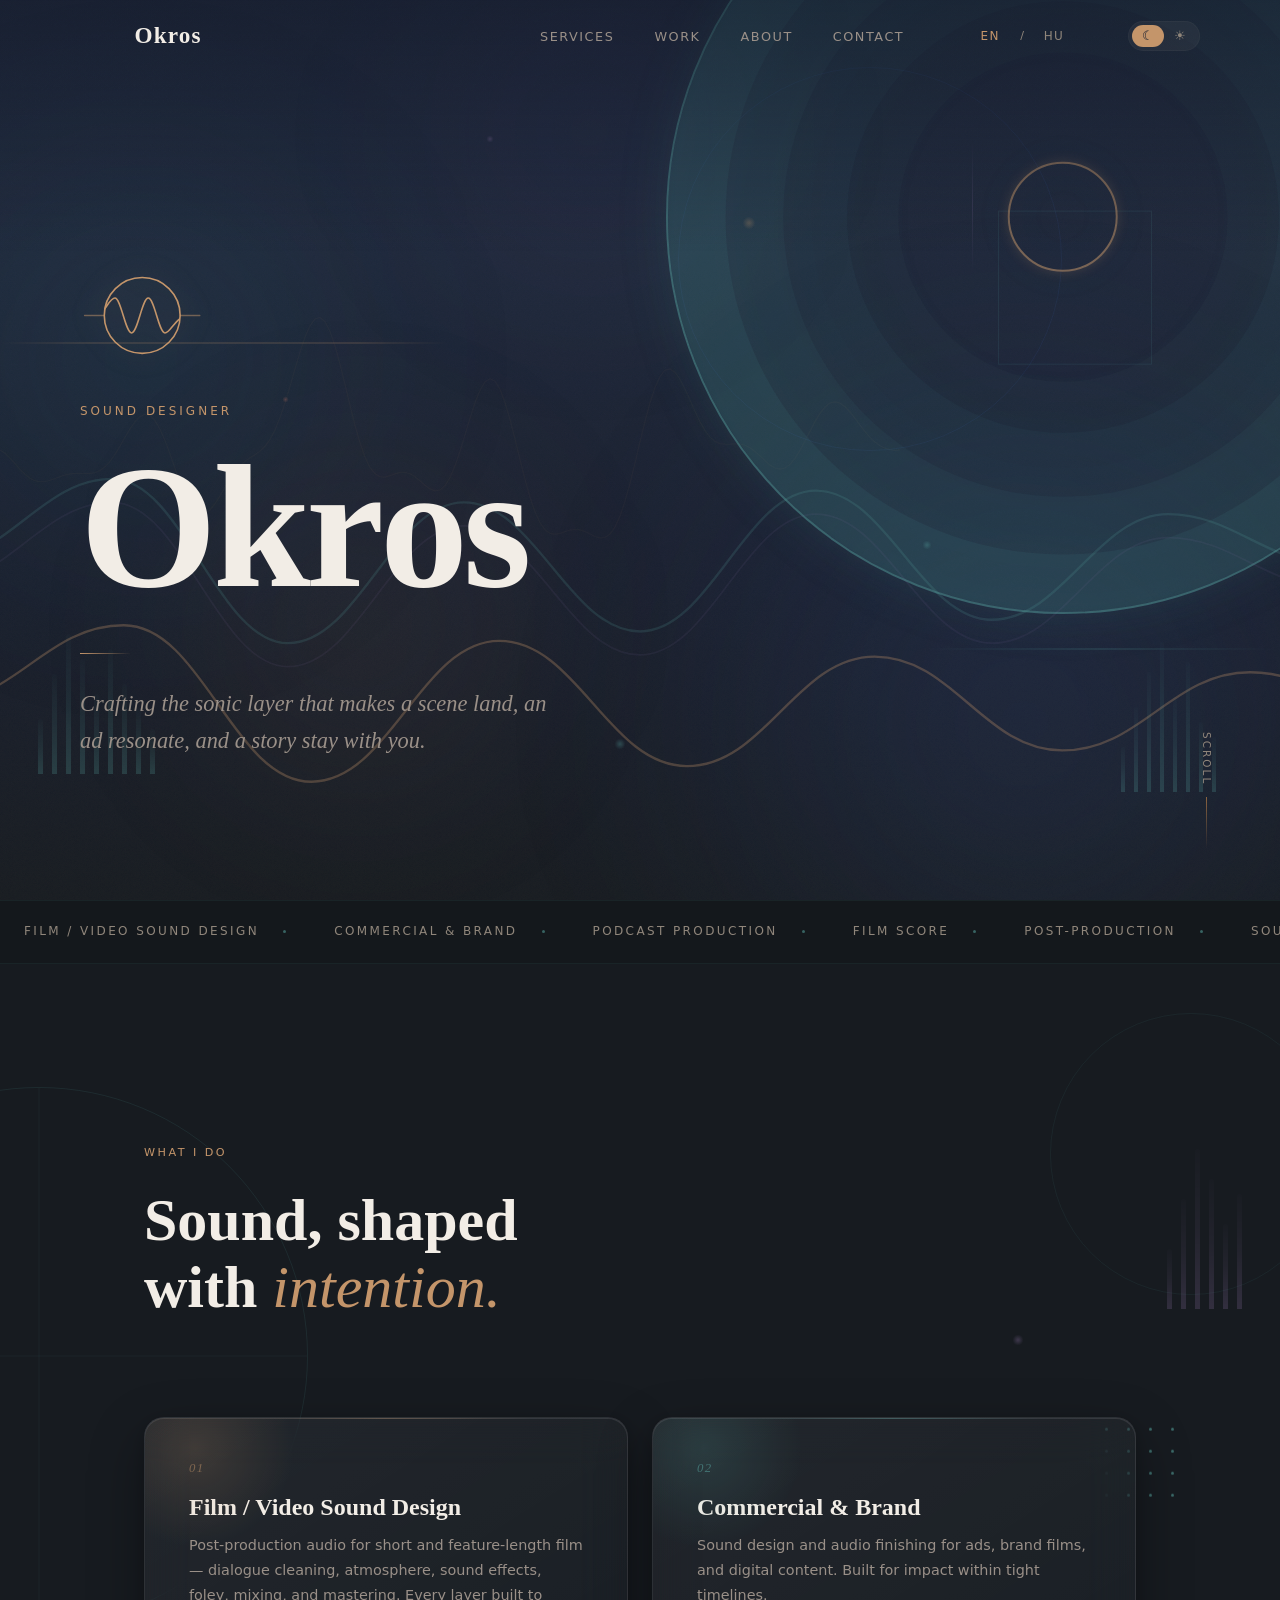
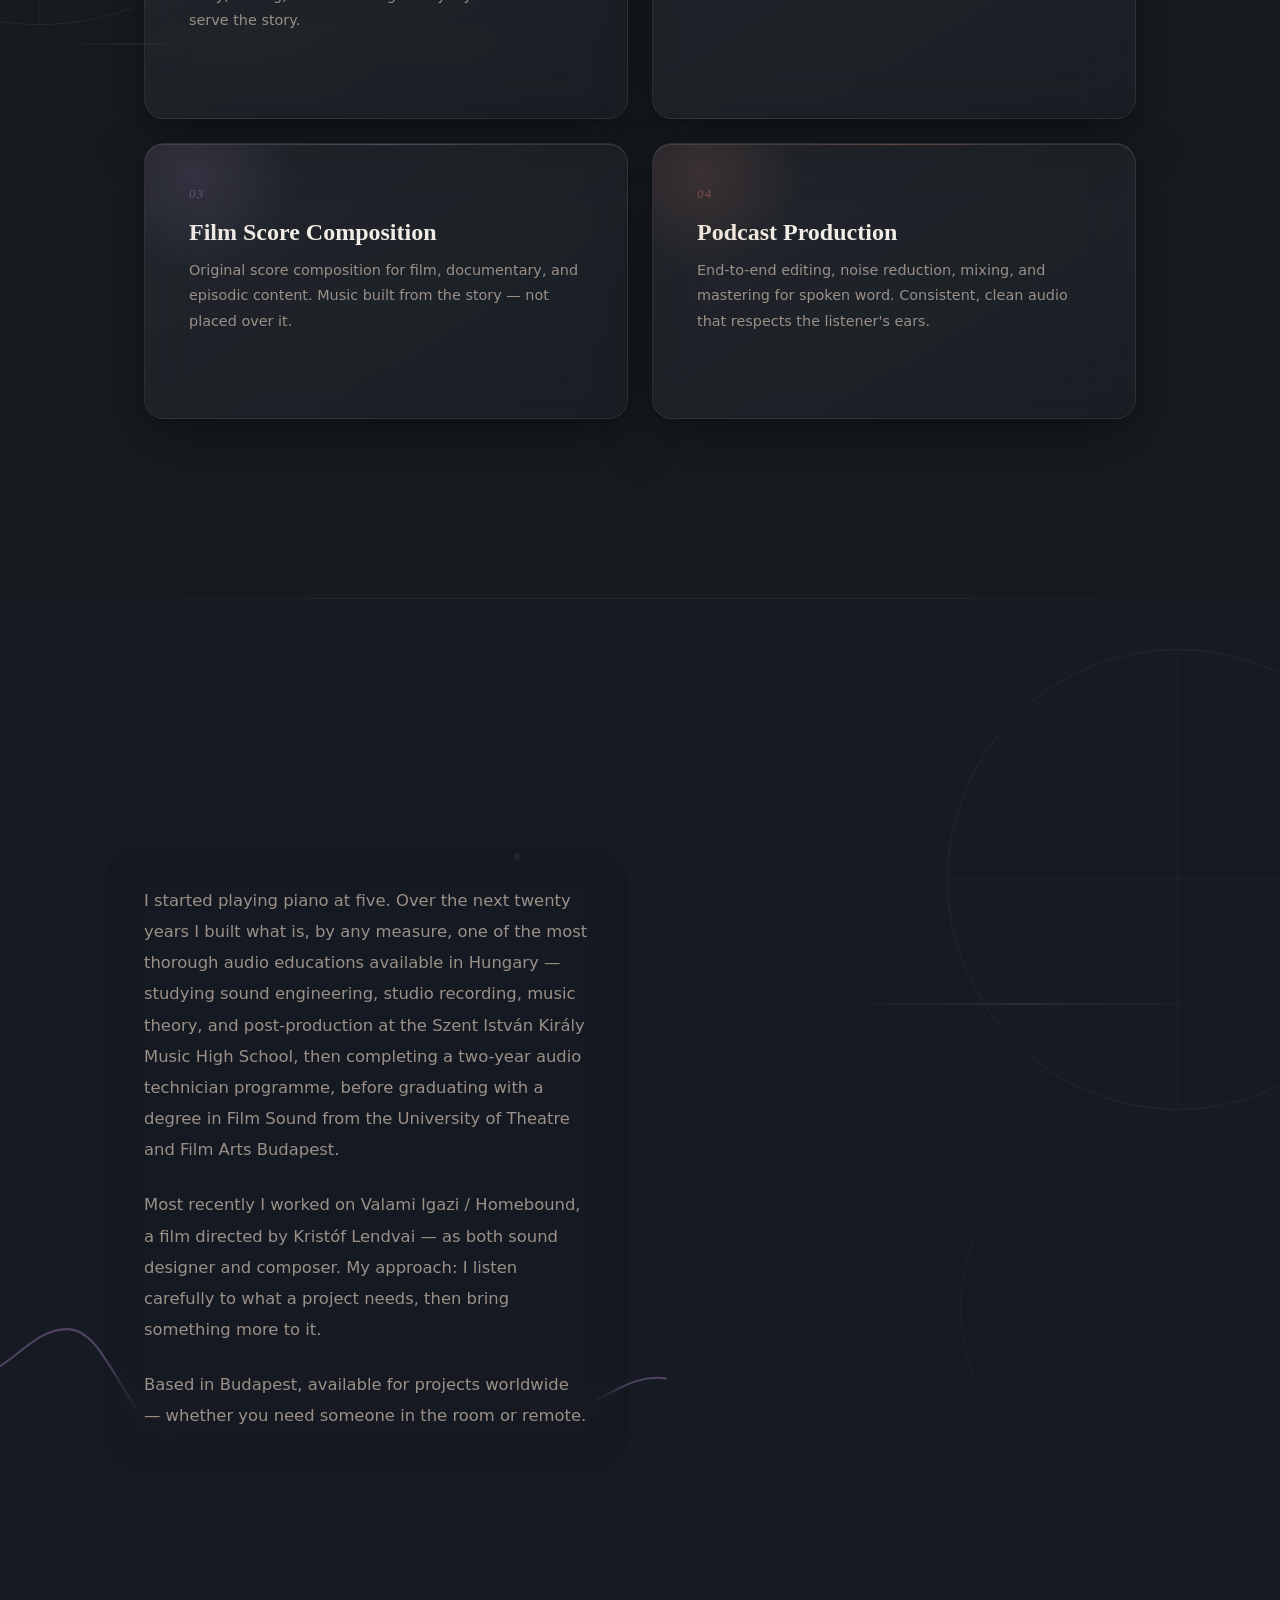
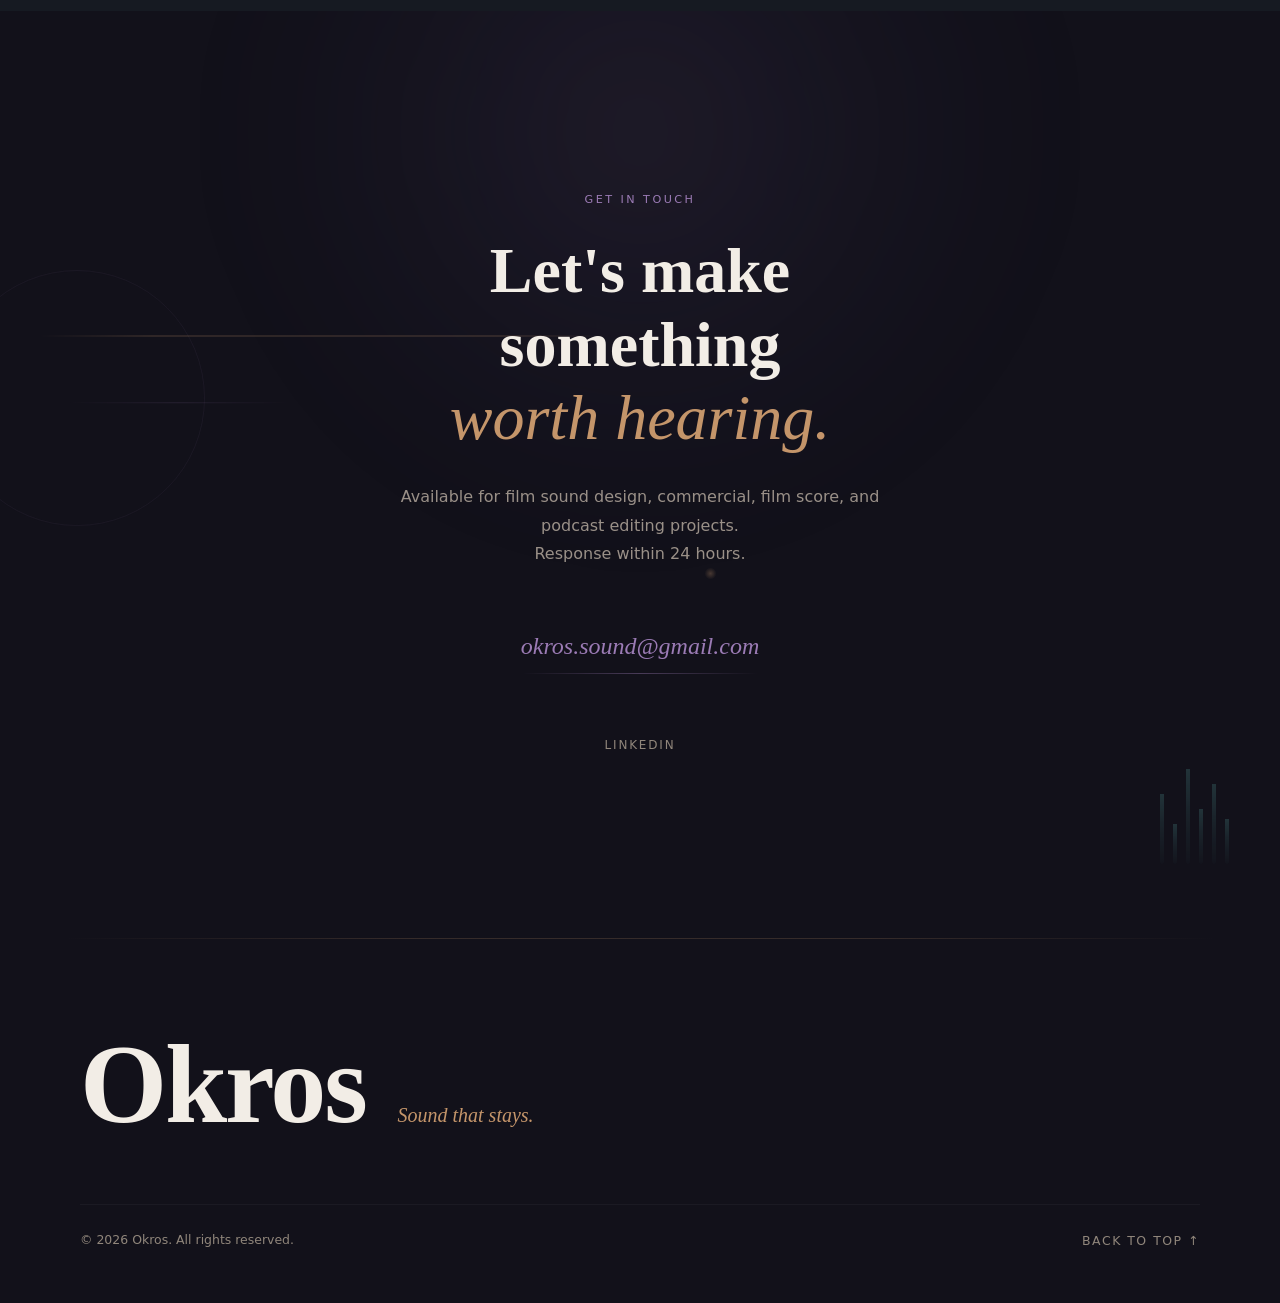
<file: index.html>
<!DOCTYPE html>
<html lang="en">
<head>
  <!-- Content Security Policy — must be first so it governs all subsequent scripts -->
  <meta http-equiv="Content-Security-Policy" content="default-src 'none'; script-src 'self' 'sha256-WM54iygU+CFFAc2lH2D+lLNtxx+JPh0NRwxBK5T/TpI=' 'sha256-z7X3alVp6OmQV6Mvj0WEoDDXXvJwk8hfthid5LTnIYs='; style-src 'self' 'unsafe-inline' https://fonts.googleapis.com; font-src 'self' https://fonts.gstatic.com; img-src 'self' data:; connect-src 'self'; object-src 'none'; base-uri 'self'" />
  <script>if(location.pathname==='/index.html')history.replaceState(null,'','/');</script>
  <!-- Anti-FOUC: apply saved theme before first paint -->
  <script>(function(){var t=localStorage.getItem('okros-theme')||'dark';document.documentElement.dataset.theme=t;})();</script>
  <meta charset="UTF-8" />
  <meta name="viewport" content="width=device-width, initial-scale=1.0" />
  <meta name="referrer" content="strict-origin-when-cross-origin">
  <title>Okros — Film Sound Designer | Budapest</title>
  <meta name="description" content="Okros is a sound designer working in film post-production, commercial audio, podcast production, and film score composition." />

  <!-- Favicon -->
  <link rel="icon" href="/okros_logo_youtube.png" type="image/png" />

  <!-- Open Graph / Social sharing -->
  <meta property="og:type"        content="website" />
  <meta property="og:url"         content="https://okros.net/" />
  <meta property="og:title"       content="Okros — Sound Designer" />
  <meta property="og:description" content="Film sound design, commercial audio, podcast production, and film score. Sound built to serve the story." />
  <meta property="og:image"       content="https://okros.net/og-image.png" />
  <meta name="twitter:card"       content="summary_large_image" />
  <meta name="twitter:title"      content="Okros — Sound Designer" />
  <meta name="twitter:description" content="Film sound design, commercial audio, podcast production, and film score." />
  <meta name="twitter:image"      content="https://okros.net/og-image.png" />

  <!-- Canonical -->
  <link rel="canonical" href="https://okros.net/" />

  <!-- Structured data — Person schema -->
  <script type="application/ld+json">
  {
    "@context": "https://schema.org",
    "@type": "Person",
    "name": "Okros",
    "url": "https://okros.net/",
    "jobTitle": "Sound Designer",
    "description": "Budapest-based sound designer working in film post-production, commercial audio, podcast production, and film score composition.",
    "email": "okros.sound@gmail.com",
    "sameAs": ["https://www.linkedin.com/in/zsomborokros/"],
    "knowsAbout": ["Film Sound Design", "Commercial Audio", "Podcast Production", "Film Score Composition", "Sound Editing", "Audio Mixing", "Post-Production"]
  }
  </script>

  <!-- Theme colour (browser chrome) -->
  <meta name="theme-color" media="(prefers-color-scheme: dark)"  content="#141820" />
  <meta name="theme-color" media="(prefers-color-scheme: light)" content="#F5F2ED" />

  <!-- Fonts — both async; font-display:swap prevents invisible text -->
  <link rel="preconnect" href="https://fonts.googleapis.com" />
  <link rel="preconnect" href="https://fonts.gstatic.com" crossorigin />
  <link rel="preload" as="style" href="https://fonts.googleapis.com/css2?family=Playfair+Display:ital,wght@0,400;0,600;0,700;1,400;1,600&display=swap" onload="this.onload=null;this.rel='stylesheet'" />
  <noscript><link rel="stylesheet" href="https://fonts.googleapis.com/css2?family=Playfair+Display:ital,wght@0,400;0,600;0,700;1,400;1,600&display=swap" /></noscript>
  <link rel="preload" as="style" href="https://fonts.googleapis.com/css2?family=Source+Sans+3:wght@300;400;600&display=swap" onload="this.onload=null;this.rel='stylesheet'" />
  <noscript><link rel="stylesheet" href="https://fonts.googleapis.com/css2?family=Source+Sans+3:wght@300;400;600&display=swap" /></noscript>

  <!-- External CSS — load order matters: tokens first, then components -->
  <link rel="stylesheet" href="/css/tokens.css?v=4" />
  <link rel="stylesheet" href="/css/base.css?v=4" />
  <link rel="stylesheet" href="/css/nav.css?v=4" />
  <link rel="stylesheet" href="/css/hero.css?v=4" />
  <link rel="stylesheet" href="/css/services.css?v=4" />
  <link rel="stylesheet" href="/css/about-contact.css?v=4" />
  <link rel="stylesheet" href="/css/geo.css?v=4" />
  <script src="/js/shell.js" defer></script>
</head>
<body>

  <a class="skip-link" href="#main-content">Skip to content</a>

  <!-- ─────────────────────────────────────────
       FIXED GEOMETRIC BACKGROUND LAYER
  ───────────────────────────────────────── -->
  <div class="geo-fixed" aria-hidden="true">
    <div class="gf-ring-1"></div>
    <div class="gf-ring-1-inner"></div>
    <div class="gf-ring-2"></div>
    <div class="gf-ring-3"></div>
    <div class="gf-diamond"></div>
    <div class="gf-line gf-line-1"></div>
    <div class="gf-line gf-line-2"></div>
    <div class="gf-dot"></div>
    <div class="gf-dot"></div>
    <div class="gf-dot"></div>
    <div class="gf-dot"></div>
    <div class="gf-dot"></div>
    <div class="gf-dot"></div>
  </div>

  <!-- ─────────────────────────────────────────
       NAVIGATION
  ───────────────────────────────────────── -->
  <okros-nav page="home"></okros-nav>

  <main id="main-content">

  <!-- ─────────────────────────────────────────
       HERO
  ───────────────────────────────────────── -->
  <section class="hero" id="hero" aria-labelledby="hero-name">
    <!-- ╔══════════════════════════════════════════════════════╗
         ║  VIDEO BACKGROUND SLOT                               ║
         ║  To activate: remove style="display:none" from      ║
         ║  the <video> tag and set src="your-reel.mp4"        ║
         ╚══════════════════════════════════════════════════════╝ -->
    <video
      class="hero__bg-video"
      style="display:none"
      autoplay muted loop playsinline
      aria-hidden="true"
      poster=""
    >
      <!-- <source src="hero-reel.mp4" type="video/mp4"> -->
    </video>
    <div class="hero__bg-overlay" aria-hidden="true"></div>

    <!-- Parallax geo shapes (scroll-driven) -->
    <div class="geo-parallax gp-ring gp-hero-ring-lg" data-parallax="-0.12" aria-hidden="true"></div>
    <div class="geo-parallax gp-hero-diamond" data-parallax="-0.18" aria-hidden="true"></div>
    <div class="geo-parallax gp-hero-line-v" data-parallax="-0.08" aria-hidden="true"></div>

    <div class="hero__orb hero__orb-1" aria-hidden="true"></div>
    <div class="hero__orb hero__orb-2" aria-hidden="true"></div>
    <div class="hero__orb hero__orb-3" aria-hidden="true"></div>
    <div class="hero__orb hero__orb-4" aria-hidden="true"></div>
    <!-- Animated waveform -->
    <canvas class="hero__waveform" id="waveform-canvas" aria-hidden="true"></canvas>

    <!-- ══════════════════════════════════════════════════
         HERO — Mouse-parallax floating elements
         3 depth layers: slow/mid/fast
    ══════════════════════════════════════════════════ -->

    <!-- LAYER 1 — Far / slow (vinyl disc) -->
    <div class="mp-wrap float-vinyl" data-mpx="-12" data-mpy="-8" aria-hidden="true"></div>

    <!-- LAYER 2 — Mid (waveform full-width) -->
    <div class="mp-wrap float-wave" data-mpx="18" data-mpy="10"
         style="top:48%;" aria-hidden="true">
      <svg viewBox="0 0 1200 220" fill="none" xmlns="http://www.w3.org/2000/svg">
        <!-- Main wave — teal -->
        <path d="M0,110 C60,110 90,40 150,40 C210,40 240,180 300,180
                 C360,180 390,60  450,60  C510,60  540,170 600,170
                 C660,170 690,50  750,50  C810,50  840,160 900,160
                 C960,160 990,70  1050,70 C1110,70 1140,120 1200,110"
          stroke="rgba(91,173,168,0.55)" stroke-width="2" stroke-linecap="round"/>
        <!-- Echo — violet, offset -->
        <path d="M0,130 C60,130 90,60 150,60 C210,60 240,200 300,200
                 C360,200 390,80  450,80  C510,80  540,190 600,190
                 C660,190 690,70  750,70  C810,70  840,180 900,180
                 C960,180 990,90  1050,90 C1110,90 1140,140 1200,130"
          stroke="rgba(155,123,181,0.28)" stroke-width="1.5" stroke-linecap="round"/>
        <!-- Flatline tails -->
        <line x1="0"    y1="110" x2="-80"  y2="110" stroke="rgba(91,173,168,0.25)" stroke-width="1.5"/>
        <line x1="1200" y1="110" x2="1280" y2="110" stroke="rgba(91,173,168,0.25)" stroke-width="1.5"/>
        <!-- Tick marks on flatline -->
        <line x1="-20" y1="100" x2="-20" y2="120" stroke="rgba(91,173,168,0.4)" stroke-width="1"/>
        <line x1="-50" y1="104" x2="-50" y2="116" stroke="rgba(91,173,168,0.25)" stroke-width="1"/>
      </svg>
    </div>

    <!-- Second waveform — lower in hero, amber -->
    <div class="mp-wrap float-wave" data-mpx="24" data-mpy="14"
         style="top:66%; opacity:0.7;" aria-hidden="true">
      <svg viewBox="0 0 900 140" fill="none" xmlns="http://www.w3.org/2000/svg">
        <path d="M0,70 C50,70 70,20 120,20 C170,20 190,120 240,120
                 C290,120 310,30 360,30 C410,30 430,110 480,110
                 C530,110 550,40 600,40 C650,40 670,100 720,100
                 C770,100 790,50 840,50 C870,50 885,65 900,70"
          stroke="rgba(196,149,106,0.45)" stroke-width="1.5" stroke-linecap="round"/>
      </svg>
    </div>

    <!-- LAYER 3 — Close / fast (EQ bars — left side) -->
    <div class="mp-wrap float-eq" data-mpx="-30" data-mpy="16"
         style="bottom:14%; left:3%; align-items:flex-end;" aria-hidden="true">
      <div class="float-eq__bar float-eq--amber" style="width:5px;height:55px;  --d:2.1s;--dl:0s;  --peak:2.6;"></div>
      <div class="float-eq__bar float-eq--amber" style="width:5px;height:100px; --d:1.7s;--dl:0.3s;--peak:1.7;"></div>
      <div class="float-eq__bar float-eq--amber" style="width:5px;height:140px; --d:2.5s;--dl:0.1s;--peak:2.1;"></div>
      <div class="float-eq__bar float-eq--amber" style="width:5px;height:115px; --d:1.9s;--dl:0.5s;--peak:1.9;"></div>
      <div class="float-eq__bar float-eq--amber" style="width:5px;height:80px;  --d:2.3s;--dl:0.2s;--peak:2.3;"></div>
      <div class="float-eq__bar float-eq--amber" style="width:5px;height:125px; --d:1.6s;--dl:0.4s;--peak:1.6;"></div>
      <div class="float-eq__bar float-eq--amber" style="width:5px;height:90px;  --d:2.0s;--dl:0.7s;--peak:2.2;"></div>
      <div class="float-eq__bar float-eq--amber" style="width:5px;height:65px;  --d:2.4s;--dl:0.6s;--peak:2.0;"></div>
      <div class="float-eq__bar float-eq--amber" style="width:5px;height:45px;  --d:1.8s;--dl:0.9s;--peak:2.4;"></div>
    </div>

    <!-- EQ bars — right side, teal -->
    <div class="mp-wrap float-eq" data-mpx="28" data-mpy="20"
         style="bottom:12%; right:5%; align-items:flex-end;" aria-hidden="true">
      <div class="float-eq__bar" style="width:4px;height:45px;  --d:2.2s;--dl:0.1s;--peak:2.5;"></div>
      <div class="float-eq__bar" style="width:4px;height:85px;  --d:1.8s;--dl:0s;  --peak:1.8;"></div>
      <div class="float-eq__bar" style="width:4px;height:120px; --d:2.6s;--dl:0.2s;--peak:2.0;"></div>
      <div class="float-eq__bar" style="width:4px;height:150px; --d:1.5s;--dl:0.4s;--peak:2.2;"></div>
      <div class="float-eq__bar" style="width:4px;height:95px;  --d:2.0s;--dl:0.3s;--peak:1.7;"></div>
      <div class="float-eq__bar" style="width:4px;height:130px; --d:2.4s;--dl:0.6s;--peak:2.3;"></div>
      <div class="float-eq__bar" style="width:4px;height:70px;  --d:1.7s;--dl:0.5s;--peak:1.9;"></div>
      <div class="float-eq__bar" style="width:4px;height:55px;  --d:2.1s;--dl:0.8s;--peak:2.1;"></div>
    </div>

    <!-- Signal lines (horizontal scan) -->
    <div class="mp-wrap float-signal" data-mpx="15" data-mpy="6"
         style="top:38%; left:0; width:35%; --sp:7s; --spd:0s;" aria-hidden="true"></div>
    <div class="mp-wrap float-signal" data-mpx="20" data-mpy="8"
         style="top:72%; right:0; width:28%;
                background: linear-gradient(90deg, transparent, rgba(91,173,168,0.5), transparent);
                --sp:9s; --spd:-3s;" aria-hidden="true"></div>

    <!-- Audio nodes — scattered, bigger -->
    <div class="mp-wrap" data-mpx="35" data-mpy="22" aria-hidden="true" style="top:24%; left:58%;">
      <div class="float-node" style="width:14px;height:14px;--nc:rgba(196,149,106,1);--nd:3.8s;--ndl:0s;--nop:0.8;"></div>
    </div>
    <div class="mp-wrap" data-mpx="22" data-mpy="30" aria-hidden="true" style="top:60%; left:72%;">
      <div class="float-node" style="width:10px;height:10px;--nc:rgba(91,173,168,1);--nd:5.2s;--ndl:-1.5s;--nop:0.75;"></div>
    </div>
    <div class="mp-wrap" data-mpx="42" data-mpy="18" aria-hidden="true" style="top:15%; left:38%;">
      <div class="float-node" style="width:8px;height:8px;--nc:rgba(155,123,181,1);--nd:4.5s;--ndl:-2s;--nop:0.7;"></div>
    </div>
    <div class="mp-wrap" data-mpx="18" data-mpy="26" aria-hidden="true" style="top:82%; left:48%;">
      <div class="float-node" style="width:12px;height:12px;--nc:rgba(91,173,168,1);--nd:6s;--ndl:-3s;--nop:0.7;"></div>
    </div>
    <div class="mp-wrap" data-mpx="30" data-mpy="14" aria-hidden="true" style="top:44%; left:22%;">
      <div class="float-node" style="width:7px;height:7px;--nc:rgba(196,112,96,1);--nd:4s;--ndl:-1s;--nop:0.65;"></div>
    </div>

    <div class="hero__content">
      <svg class="hero__logomark" viewBox="38 134 204 116" fill="none" xmlns="http://www.w3.org/2000/svg" aria-hidden="true">
        <defs>
          <clipPath id="okros-clip-hero">
            <circle cx="120" cy="190" r="50"/>
          </clipPath>
        </defs>
        <circle cx="120" cy="190" r="50" stroke="currentColor" stroke-width="1.6" vector-effect="non-scaling-stroke"/>
        <path d="M58,190 C70,190 76,167 84,167 C92,167 98,213 106,213 C114,213 120,167 128,167 C136,167 142,213 150,213 C158,213 164,190 182,190"
              stroke="currentColor" stroke-width="1.6" stroke-linecap="round" fill="none"
              clip-path="url(#okros-clip-hero)" vector-effect="non-scaling-stroke"/>
        <line x1="70" y1="190" x2="44" y2="190" stroke="currentColor" stroke-width="1.3" opacity="0.5" stroke-linecap="round" vector-effect="non-scaling-stroke"/>
        <line x1="170" y1="190" x2="196" y2="190" stroke="currentColor" stroke-width="1.3" opacity="0.5" stroke-linecap="round" vector-effect="non-scaling-stroke"/>
      </svg>
      <p class="hero__label" data-i18n="hero.label">Sound Designer</p>
      <h1 class="hero__name" id="hero-name" aria-label="Okros">Okros</h1>
      <div class="hero__divider" aria-hidden="true"></div>
      <p class="hero__statement" data-i18n="hero.statement">
        Crafting the sonic layer that makes a scene land, an ad resonate, and a story stay with you.
      </p>
    </div>

    <a href="#services" class="hero__scroll" aria-label="Scroll to services">
      <span data-i18n="hero.scroll" aria-hidden="true">Scroll</span>
      <div class="hero__scroll-line" aria-hidden="true"></div>
    </a>
  </section>

  <!-- ─────────────────────────────────────────
       TICKER
  ───────────────────────────────────────── -->
  <div class="ticker" aria-hidden="true">
    <div class="ticker__track">
      <!-- First set -->
      <span class="ticker__item">Film / Video Sound Design<span class="ticker__dot"></span></span>
      <span class="ticker__item">Commercial &amp; Brand<span class="ticker__dot"></span></span>
      <span class="ticker__item">Podcast Production<span class="ticker__dot"></span></span>
      <span class="ticker__item">Film Score<span class="ticker__dot"></span></span>
      <span class="ticker__item">Post-Production<span class="ticker__dot"></span></span>
      <span class="ticker__item">Sound Editing<span class="ticker__dot"></span></span>
      <span class="ticker__item">Audio Mixing<span class="ticker__dot"></span></span>
      <span class="ticker__item">Sound Supervision<span class="ticker__dot"></span></span>
      <!-- Duplicate for seamless loop -->
      <span class="ticker__item">Film / Video Sound Design<span class="ticker__dot"></span></span>
      <span class="ticker__item">Commercial &amp; Brand<span class="ticker__dot"></span></span>
      <span class="ticker__item">Podcast Production<span class="ticker__dot"></span></span>
      <span class="ticker__item">Film Score<span class="ticker__dot"></span></span>
      <span class="ticker__item">Post-Production<span class="ticker__dot"></span></span>
      <span class="ticker__item">Sound Editing<span class="ticker__dot"></span></span>
      <span class="ticker__item">Audio Mixing<span class="ticker__dot"></span></span>
      <span class="ticker__item">Sound Supervision<span class="ticker__dot"></span></span>
    </div>
  </div>

  <!-- ─────────────────────────────────────────
       SERVICES
  ───────────────────────────────────────── -->
  <section class="services" id="services" aria-labelledby="services-title">
    <div class="geo-parallax gp-ring gp-services-ring" data-parallax="0.08" aria-hidden="true"></div>
    <div class="geo-parallax gp-services-dots" data-parallax="0.14" aria-hidden="true">
      <span></span><span></span><span></span><span></span>
      <span></span><span></span><span></span><span></span>
      <span></span><span></span><span></span><span></span>
      <span></span><span></span><span></span><span></span>
    </div>

    <!-- ── SERVICES floating elements ── -->
    <div class="mp-wrap float-scope" data-mpx="14" data-mpy="8"
         style="width:clamp(280px,42vw,620px);height:clamp(280px,42vw,620px);top:10%;left:-18%;--sr:80s;" aria-hidden="true"></div>

    <div class="mp-wrap float-eq float-eq--violet" data-mpx="-22" data-mpy="12"
         style="top:15%; right:3%; align-items:flex-end;" aria-hidden="true">
      <div class="float-eq__bar" style="width:5px;height:60px;  --d:2.0s;--dl:0s;  --peak:2.2;"></div>
      <div class="float-eq__bar" style="width:5px;height:110px; --d:2.6s;--dl:0.2s;--peak:1.8;"></div>
      <div class="float-eq__bar" style="width:5px;height:160px; --d:1.8s;--dl:0.4s;--peak:2.0;"></div>
      <div class="float-eq__bar" style="width:5px;height:130px; --d:2.3s;--dl:0.1s;--peak:2.4;"></div>
      <div class="float-eq__bar" style="width:5px;height:85px;  --d:1.6s;--dl:0.5s;--peak:1.7;"></div>
      <div class="float-eq__bar" style="width:5px;height:115px; --d:2.1s;--dl:0.3s;--peak:2.1;"></div>
    </div>

    <div class="mp-wrap float-signal" data-mpx="18" data-mpy="5"
         style="top:55%; left:5%; width:40%; --sp:8s; --spd:-2s;" aria-hidden="true"></div>

    <div class="mp-wrap" data-mpx="26" data-mpy="18" aria-hidden="true" style="top:30%;right:20%;">
      <div class="float-node" style="width:12px;height:12px;--nc:rgba(155,123,181,1);--nd:4.5s;--ndl:-1s;--nop:0.75;"></div>
    </div>
    <div class="mp-wrap" data-mpx="18" data-mpy="24" aria-hidden="true" style="top:70%;left:35%;">
      <div class="float-node" style="width:9px;height:9px;--nc:rgba(91,173,168,1);--nd:5.5s;--ndl:-2s;--nop:0.7;"></div>
    </div>
    <div class="container">
      <div class="services__header">
        <p class="section-label reveal" data-i18n="services.label">What I do</p>
        <h2 class="section-title reveal reveal-delay-1" id="services-title" data-i18n="services.title">
          Sound, shaped<br>with <em>intention.</em>
        </h2>
      </div>

      <div class="services__list">

        <article class="service-card reveal" data-service="film">
          <p class="service-card__number">01</p>
          <div class="service-card__body">
            <h3 class="service-card__title" data-i18n="services.film.title">Film / Video Sound Design</h3>
            <p class="service-card__desc" data-i18n="services.film.desc">
              Post-production sound editing and mixing for short and feature-length film. From silence to scene — every layer placed with precision.
            </p>
            <a href="/work#film" class="service-card__link"><span data-i18n="services.see_work">See work</span> <span aria-hidden="true">→</span></a>
          </div>
        </article>

        <article class="service-card reveal reveal-delay-1" data-service="comm">
          <p class="service-card__number">02</p>
          <div class="service-card__body">
            <h3 class="service-card__title" data-i18n="services.commercial.title">Commercial &amp; Brand</h3>
            <p class="service-card__desc" data-i18n="services.commercial.desc">
              Sound design and audio finishing for ads, brand films, and digital content. Built for impact within tight timelines.
            </p>
            <a href="/work#comm" class="service-card__link"><span data-i18n="services.see_work">See work</span> <span aria-hidden="true">→</span></a>
          </div>
        </article>

        <article class="service-card reveal reveal-delay-2" data-service="music">
          <p class="service-card__number">03</p>
          <div class="service-card__body">
            <h3 class="service-card__title" data-i18n="services.music.title">Film Score Composition</h3>
            <p class="service-card__desc" data-i18n="services.music.desc">
              Original score composition for film, documentary, and episodic content. Music built from the story — not placed over it.
            </p>
            <a href="/work#music" class="service-card__link"><span data-i18n="services.see_work">See work</span> <span aria-hidden="true">→</span></a>
          </div>
        </article>

        <article class="service-card reveal reveal-delay-3" data-service="pod">
          <p class="service-card__number">04</p>
          <div class="service-card__body">
            <h3 class="service-card__title" data-i18n="services.podcast.title">Podcast Production</h3>
            <p class="service-card__desc" data-i18n="services.podcast.desc">
              End-to-end editing, noise reduction, mixing, and mastering for spoken word. Consistent, clean audio that respects the listener's ears.
            </p>
            <a href="/work#pod" class="service-card__link"><span data-i18n="services.see_work">See work</span> <span aria-hidden="true">→</span></a>
          </div>
        </article>

      </div>
    </div>
  </section>

  <!-- ─────────────────────────────────────────
       ABOUT
  ───────────────────────────────────────── -->
  <section class="about" id="about" aria-labelledby="about-title">
    <div class="geo-parallax gp-ring gp-about-ring" data-parallax="0.09" aria-hidden="true"></div>

    <!-- ── ABOUT floating elements ── -->
    <div class="mp-wrap float-scope" data-mpx="-16" data-mpy="10"
         style="width:clamp(240px,36vw,520px);height:clamp(240px,36vw,520px);top:5%;right:-10%;
                --sr:65s; border-color:rgba(155,123,181,0.4);" aria-hidden="true"></div>

    <!-- Waveform — horizontal, violet -->
    <div class="mp-wrap float-wave" data-mpx="14" data-mpy="8"
         style="bottom:15%; left:-3%; width:55%; opacity:0.85;" aria-hidden="true">
      <svg viewBox="0 0 600 120" fill="none" xmlns="http://www.w3.org/2000/svg">
        <path d="M0,60 C40,60 55,18 90,18 C125,18 140,102 175,102
                 C210,102 225,28 260,28 C295,28 310,95 345,95
                 C380,95 395,35 430,35 C465,35 480,85 515,85
                 C545,85 565,55 600,60"
          stroke="rgba(155,123,181,0.5)" stroke-width="1.8" stroke-linecap="round"/>
      </svg>
    </div>

    <!-- Signal lines -->
    <div class="mp-wrap float-signal" data-mpx="20" data-mpy="6"
         style="top:40%; right:5%; width:30%;
                background:linear-gradient(90deg,transparent,rgba(155,123,181,0.55),transparent);
                --sp:7s;--spd:-1s;" aria-hidden="true"></div>

    <!-- Nodes -->
    <div class="mp-wrap" data-mpx="24" data-mpy="16" aria-hidden="true" style="top:25%;left:40%;">
      <div class="float-node" style="width:10px;height:10px;--nc:rgba(155,123,181,1);--nd:5s;--ndl:-2s;--nop:0.7;"></div>
    </div>

    <div class="container">
      <div class="about__inner">
        <div>
          <h2 class="section-title reveal" id="about-title" data-i18n="about.title">
            <em>About</em>
          </h2>
          <div class="about__text reveal reveal-delay-2">
            <p data-i18n="about.p1">
              I started playing piano at five. Over the next twenty years I built what is, by any measure, one of the most thorough audio educations available in Hungary — studying sound engineering, studio recording, music theory, and post-production at the Szent István Király Music High School, then completing a two-year audio technician programme, before graduating with a degree in Film Sound from the University of Theatre and Film Arts Budapest.
            </p>
            <p data-i18n="about.p2">
              Most recently I worked on Valami Igazi / Homebound, a film directed by Kristóf Lendvai — as both sound designer and composer. My approach: I listen carefully to what a project needs, then bring something more to it.
            </p>
            <p data-i18n="about.p3">
              Based in Budapest, available for projects worldwide — whether you need someone in the room or remote.
            </p>
          </div>
        </div>

        <div class="about__tools reveal reveal-delay-2">
          <p class="about__tools-label" data-i18n="about.tools.label">Tools &amp; DAWs</p>
          <ul class="tools-list" role="list">
            <li>Pro Tools</li>
            <li>FL Studio</li>
            <li>DaVinci Resolve</li>
            <li>iZotope RX</li>
            <li>Waves</li>
            <li>Spitfire Audio</li>
            <li>LABS</li>
          </ul>
        </div>
      </div>
    </div>
  </section>

  <!-- ─────────────────────────────────────────
       CONTACT
  ───────────────────────────────────────── -->
  <section class="contact" id="contact" aria-labelledby="contact-title">
    <div class="geo-parallax gp-contact-line-h" data-parallax="-0.07" aria-hidden="true"></div>
    <div class="geo-parallax gp-ring gp-contact-ring" data-parallax="0.12" aria-hidden="true"></div>

    <!-- ── CONTACT floating elements ── -->
    <div class="mp-wrap float-arc" data-mpx="12" data-mpy="-8"
         style="width:clamp(300px,46vw,660px);height:clamp(300px,46vw,660px);top:-15%;right:-12%;
                --arc-c:rgba(196,149,106,0.38);--ar:70s;" aria-hidden="true"></div>

    <!-- EQ bars — teal, bottom right, mirrored (top align) -->
    <div class="mp-wrap float-eq" data-mpx="-20" data-mpy="12"
         style="bottom:8%; right:4%; align-items:flex-start; transform:scaleY(-1);" aria-hidden="true">
      <div class="float-eq__bar" style="width:4px;height:70px; --d:2.3s;--dl:0.2s;--peak:2.0;"></div>
      <div class="float-eq__bar" style="width:4px;height:40px; --d:1.8s;--dl:0s;  --peak:2.5;"></div>
      <div class="float-eq__bar" style="width:4px;height:95px; --d:2.1s;--dl:0.3s;--peak:1.8;"></div>
      <div class="float-eq__bar" style="width:4px;height:55px; --d:1.6s;--dl:0.5s;--peak:2.2;"></div>
      <div class="float-eq__bar" style="width:4px;height:80px; --d:2.5s;--dl:0.1s;--peak:1.9;"></div>
      <div class="float-eq__bar" style="width:4px;height:45px; --d:2.0s;--dl:0.4s;--peak:2.3;"></div>
    </div>

    <!-- Signal lines crossing -->
    <div class="mp-wrap float-signal" data-mpx="16" data-mpy="8"
         style="top:35%; left:3%; width:45%; --sp:9s; --spd:-4s;" aria-hidden="true"></div>

    <!-- Nodes -->
    <div class="mp-wrap" data-mpx="28" data-mpy="18" aria-hidden="true" style="top:60%;left:55%;">
      <div class="float-node" style="width:13px;height:13px;--nc:rgba(196,149,106,1);--nd:4.2s;--ndl:-1s;--nop:0.75;"></div>
    </div>
    <div class="container">
      <p class="section-label reveal" data-i18n="contact.label">Get in touch</p>
      <h2 class="contact__title reveal reveal-delay-1" id="contact-title" data-i18n="contact.title">
        Let's make something<br><em>worth hearing.</em>
      </h2>
      <p class="contact__sub reveal reveal-delay-2" data-i18n="contact.sub">
        Available for film, commercial, and music projects.<br>
        Response within 24 hours.
      </p>
      <a id="contact-email-link" href="mailto:okros.sound@gmail.com" class="contact__email reveal reveal-delay-2">
        okros.sound@gmail.com
      </a>
      <ul class="contact__social reveal reveal-delay-3" role="list">
        <li><a href="https://www.linkedin.com/in/zsomborokros/" target="_blank" rel="noopener noreferrer" data-i18n="contact.social.linkedin">LinkedIn</a></li>
      </ul>
    </div>
  </section>

  </main><!-- /#main-content -->

  <!-- ─────────────────────────────────────────
       FOOTER
  ───────────────────────────────────────── -->
  <okros-footer page="home"></okros-footer>

  <!-- ─────────────────────────────────────────
       JAVASCRIPT
  ───────────────────────────────────────── -->

  <script type="module" src="/js/main.js?v=4"></script>
</body>
</html>
</file>
<file: css/tokens.css>
/* ═══════════════════════════════════════════════════════
   DESIGN TOKENS — single source of truth for all pages
   ═══════════════════════════════════════════════════════ */
:root {
  /* Base backgrounds */
  --bg:          #1A2030;
  --bg-surface:  #1F2840;

  /* Section-specific backgrounds */
  --bg-services: #171B20;
  --bg-work:     #141820;
  --bg-about:    #161A22;
  --bg-contact:  #12111A;

  /* Primary accent — amber */
  --accent:      #C4956A;
  --accent-dim:  #8C6440;

  /* Service accent colors */
  --c-film:      #C4956A;
  --c-film-bg:   rgba(196,149,106,0.08);
  --c-film-glow: rgba(196,149,106,0.18);

  --c-comm:      #5BADA8;
  --c-comm-bg:   rgba(91,173,168,0.07);
  --c-comm-glow: rgba(91,173,168,0.16);

  --c-pod:       #C47060;
  --c-pod-bg:    rgba(196,112,96,0.07);
  --c-pod-glow:  rgba(196,112,96,0.16);

  --c-music:     #9B7BB5;
  --c-music-bg:  rgba(155,123,181,0.07);
  --c-music-glow:rgba(155,123,181,0.16);

  /* Text */
  --text:        #F2EDE6;
  --text-muted:  #9A9088;
  --text-dim:    #90867B;   /* raised from #6B6258 (2.72:1) → 4.55:1 WCAG AA */
  --text-bright: #F2EDE6;  /* alias — album flip card */
  --muted:       #90867B;  /* alias — album flip card */

  /* Fonts */
  --font-heading: 'Playfair Display', Georgia, serif;
  --font-body:    'Source Sans 3', system-ui, sans-serif;

  /* Layout */
  --nav-h:       72px;
  --section-pad: clamp(96px, 14vw, 180px);
  --content-w:   1120px;
  --gutter:      clamp(24px, 5vw, 64px);

  /* Easing */
  --ease-out:   cubic-bezier(0.16, 1, 0.3, 1);
  --ease-soft:  cubic-bezier(0.4, 0, 0.2, 1);
}

/* ── Light mode — Stúdió Lenvászon: Walnut (#7C5535) + Sand (#F0EDE4) ── */
[data-theme="light"] {
  --bg:          #F0EDE4;
  --bg-surface:  #E8E4DA;
  --bg-services: #EAE6DC;
  --bg-work:     #E6E2D8;
  --bg-about:    #ECEADF;
  --bg-contact:  #E4E0D6;

  --accent:      #7C5535;   /* walnut brown — warm, matte, natural */
  --accent-dim:  #5A3A20;   /* deep walnut */

  --c-film:      #708090;             /* Füst — smoke blue-grey */
  --c-film-bg:   rgba(112,128,144,0.11);
  --c-film-glow: rgba(112,128,144,0.38);  /* smoke pigment wash — multiply */

  --c-comm:      #C08830;             /* Sáfrány — warm saffron */
  --c-comm-bg:   rgba(192,136,48,0.10);
  --c-comm-glow: rgba(192,136,48,0.38);   /* saffron pigment wash — multiply */

  --c-pod:       #6A8060;             /* Kardamom — muted sage green */
  --c-pod-bg:    rgba(106,128,96,0.10);
  --c-pod-glow:  rgba(106,128,96,0.38);   /* cardamom pigment wash — multiply */

  --c-music:     #6A4568;             /* Boróka — dusky juniper plum */
  --c-music-bg:  rgba(106,69,104,0.10);
  --c-music-glow:rgba(106,69,104,0.38);   /* juniper pigment wash — multiply */

  --text:        #1A120A;   /* warm dark brown — was green-tinted #0A1A14 */
  --text-muted:  #4A3828;   /* warm mid brown — was Cyprus #1E4A46 */
  --text-dim:    #5A4030;   /* M-22: raised to WCAG AA (5.83:1 on ticker #DDD9CC) */
  --text-bright: #120C06;   /* warm near-black */
  --muted:       #5A4030;   /* alias */

  /* ── Nature palette expansion ── */
  --clay:        #C67B5C;   /* terracotta clay */
  --sand:        #D4C4A8;   /* warm sand */
  --cream:       #F5F0E1;   /* soft cream */
  --moss:        #5C7A5A;   /* deep moss green */

  /* ── Elevation system — warm paper shadows ── */
  --elev-1: 0 1px 3px rgba(92,52,20,0.06), 0 2px 8px rgba(92,52,20,0.04);
  --elev-2: 0 3px 8px rgba(92,52,20,0.08), 0 6px 20px rgba(92,52,20,0.06);
  --elev-3: 0 6px 16px rgba(92,52,20,0.10), 0 14px 40px rgba(92,52,20,0.08);
  --elev-4: 0 12px 32px rgba(92,52,20,0.12), 0 28px 70px rgba(92,52,20,0.09);
}
</file>
<file: css/base.css>
/* ═══════════════════════════════════════════════════════
   BASE — reset, global elements, section scaffolding
   Depends on: tokens.css
   ═══════════════════════════════════════════════════════ */

/* ── Shell custom elements (okros-nav / okros-footer) ───── */
/* Reserve nav height and hide before JS upgrades the element */
okros-nav:not(:defined) { display: block; visibility: hidden; height: var(--nav-h, 72px); }
okros-footer:not(:defined) { display: block; visibility: hidden; }
/* Once upgraded, make wrapper transparent to layout */
okros-nav, okros-footer { display: contents; }

/* ── Reset ─────────────────────────────────────────────── */
*, *::before, *::after { box-sizing: border-box; margin: 0; padding: 0; }

html {
  scroll-behavior: smooth;
  font-size: 16px;
  overflow-x: hidden; /* iOS Safari: body alone is not enough */
}

body {
  background-color: var(--bg);
  color: var(--text);
  font-family: var(--font-body);
  font-weight: 300;
  line-height: 1.8;
  -webkit-font-smoothing: antialiased;
  overflow-x: hidden;
  overscroll-behavior-x: none; /* prevents touch-drag bounce beyond viewport */
}

img, video, audio { max-width: 100%; display: block; }
a { color: inherit; text-decoration: none; }

/* ── Skip-to-content link ───────────────────────────────── */
.skip-link {
  position: absolute;
  top: -100%;
  left: 1rem;
  background: var(--accent);
  color: #141820;
  padding: 0.5rem 1.2rem;
  border-radius: 0 0 6px 6px;
  font-size: 0.75rem;
  font-weight: 500;
  letter-spacing: 0.12em;
  text-transform: uppercase;
  z-index: 9999;
  transition: top 0.2s;
}
.skip-link:focus-visible { top: 0; }

/* ── Focus visible ring ─────────────────────────────────── */
:focus-visible {
  outline: 2px solid var(--accent);
  outline-offset: 3px;
}

/* ── Layout utility ────────────────────────────────────── */
.container {
  max-width: var(--content-w);
  margin-inline: auto;
  padding-inline: var(--gutter);
}

/* ── Section scaffold ──────────────────────────────────── */
section {
  padding-block: var(--section-pad);
  position: relative;
}

/* Gradient transition between sections */
section + section::before {
  content: '';
  position: absolute;
  top: 0;
  left: 0;
  right: 0;
  height: 1px;
  background: linear-gradient(90deg,
    transparent 0%,
    rgba(196, 149, 106, 0.1) 30%,
    rgba(196, 149, 106, 0.1) 70%,
    transparent 100%
  );
}

/* ── Section typography ────────────────────────────────── */
.section-label {
  font-size: 0.7rem;
  font-weight: 400;
  letter-spacing: 0.22em;
  text-transform: uppercase;
  color: var(--accent);
  opacity: 0.8;
  margin-bottom: 1.5rem;
}

.section-title {
  font-family: var(--font-heading);
  font-size: clamp(2rem, 5vw, 3.75rem);
  font-weight: 600;
  line-height: 1.12;
  color: var(--text);
  margin-bottom: 2.5rem;
}

/* Italic accent word in section titles */
.section-title em,
.contact__title em {
  font-style: italic;
  font-weight: 400;
  color: var(--accent);
}

/* ── Scroll reveal ─────────────────────────────────────── */
.reveal {
  opacity: 0;
  transform: translateY(20px);
  transition: opacity 1s var(--ease-out), transform 1s var(--ease-out);
}
.reveal.visible {
  opacity: 1;
  transform: translateY(0);
}
.reveal-delay-1 { transition-delay: 0.12s; }
.reveal-delay-2 { transition-delay: 0.24s; }
.reveal-delay-3 { transition-delay: 0.36s; }

/* ── Arrow link (shared: work section, nav CTA) ────────── */
.arrow-link {
  display: inline-flex;
  align-items: center;
  gap: 0.55rem;
  font-size: 0.8rem;
  font-weight: 500;
  letter-spacing: 0.14em;
  text-transform: uppercase;
  color: var(--accent);
  text-decoration: none;
  transition: gap 0.3s var(--ease-out), opacity 0.3s;
  white-space: nowrap;
  flex-shrink: 0;
}
.arrow-link:hover { gap: 0.9rem; opacity: 0.8; }
.arrow-link__arrow {
  font-style: normal;
  font-size: 1.05em;
  line-height: 1;
  transition: transform 0.3s var(--ease-out);
}
.arrow-link:hover .arrow-link__arrow { transform: translateX(4px); }

/* ── Ticker ────────────────────────────────────────────── */
.ticker {
  overflow: hidden;
  padding-block: 1.25rem;
  background: #14181C;
  border-block: 1px solid rgba(91, 173, 168, 0.08);
  position: relative;
  z-index: 1;
}

.ticker__track {
  display: flex;
  gap: 0;
  width: max-content;
  animation: tickerScroll 28s linear infinite;
}

/* Ticker pause handled by JS initTicker() — Safari resets animation via CSS hover */
/* .ticker:hover .ticker__track { animation-play-state: paused; } */

/* Light mode ticker */
[data-theme="light"] .ticker {
  background: #DDD9CC;
  border-block-color: rgba(124,85,53,0.12);
}
[data-theme="light"] .ticker__item { color: var(--text-dim); }
[data-theme="light"] .ticker__dot  { background: var(--c-comm); }

.ticker__item {
  display: flex;
  align-items: center;
  gap: 1.5rem;
  padding-inline: 1.5rem;
  white-space: nowrap;
  font-size: 0.75rem;
  font-weight: 400;
  letter-spacing: 0.2em;
  text-transform: uppercase;
  color: var(--text-dim);
  flex-shrink: 0;
}

.ticker__dot {
  width: 3px;
  height: 3px;
  border-radius: 50%;
  background: var(--c-comm);
  opacity: 0.5;
  flex-shrink: 0;
}

@keyframes tickerScroll {
  from { transform: translateX(0); }
  to   { transform: translateX(-50%); }
}

/* ── Pause all animations when tab hidden ──────────────── */
.js-page-hidden .geo-fixed,
.js-page-hidden .geo-fixed *,
.js-page-hidden .float-wave,
.js-page-hidden .float-signal { animation-play-state: paused !important; }

/* ── Light mode — global overrides + section divider ─── */
/* No body text-shadow — the old green haze was too visible */
[data-theme="light"] .section-title,
[data-theme="light"] .contact__title,
[data-theme="light"] .footer__wordmark {
  text-shadow: 0 2px 8px rgba(92,68,40,0.10);  /* warm walnut, barely perceptible */
}
[data-theme="light"] .section-label {
  opacity: 1;
}
[data-theme="light"] section + section::before {
  background: linear-gradient(90deg, transparent 0%, rgba(124,85,53,0.10) 30%, rgba(124,85,53,0.10) 70%, transparent 100%);
}

/* ── Paper grain texture overlay ───────────────────────
   SVG feTurbulence noise at 4% opacity + multiply blend
   Transforms the flat sand bg into a matte paper surface
   ──────────────────────────────────────────────────── */
[data-theme="light"] body::after {
  content: '';
  position: fixed;
  inset: 0;
  pointer-events: none;
  z-index: 9999;
  opacity: 0.04;
  background-image: url("data:image/svg+xml,%3Csvg xmlns='http://www.w3.org/2000/svg' width='300' height='300'%3E%3Cfilter id='g'%3E%3CfeTurbulence type='fractalNoise' baseFrequency='0.80' numOctaves='4' stitchTiles='stitch'/%3E%3C/filter%3E%3Crect width='300' height='300' filter='url(%23g)'/%3E%3C/svg%3E");
  background-size: 250px 250px;
  mix-blend-mode: multiply;
}

/* ── Organic atmosphere blobs on section backgrounds ───
   Multi-layer radial gradients layered on top of the
   section's base color. No pseudo-element z-index issues.
   ──────────────────────────────────────────────────── */
[data-theme="light"] .services {
  background:
    radial-gradient(ellipse 55% 70% at 3% 65%, rgba(198,123,92,0.11) 0%, transparent 60%),
    radial-gradient(ellipse 42% 55% at 97% 12%, rgba(92,122,90,0.09) 0%, transparent 55%),
    var(--bg-services);
}
[data-theme="light"] .work {
  background:
    radial-gradient(ellipse 50% 60% at 92% 88%, rgba(198,123,92,0.10) 0%, transparent 60%),
    radial-gradient(ellipse 38% 50% at 6% 15%, rgba(212,196,168,0.18) 0%, transparent 55%),
    var(--bg-work);
}
[data-theme="light"] .about {
  background:
    radial-gradient(ellipse 62% 80% at 96% 50%, rgba(92,122,90,0.09) 0%, transparent 60%),
    radial-gradient(ellipse 44% 55% at 3% 85%, rgba(198,123,92,0.08) 0%, transparent 52%),
    var(--bg-about);
}

/* ── Reduced motion — global kill ──────────────────────── */
@media (prefers-reduced-motion: reduce) {
  html { scroll-behavior: auto; }
  *, *::before, *::after {
    animation-duration: 0.01ms !important;
    transition-duration: 0.01ms !important;
  }
  /* L-3: reveal elements start invisible — show them immediately for reduced-motion users */
  .reveal {
    opacity: 1 !important;
    transform: none !important;
  }
  /* L-7: ticker scroll is a continuous animation — stop it entirely */
  .ticker__track { animation: none; }
}
</file>
<file: css/nav.css>
/* ═══════════════════════════════════════════════════════
   NAVIGATION — fixed top bar, hamburger, mobile overlay
   Depends on: tokens.css
   ═══════════════════════════════════════════════════════ */

.nav {
  position: fixed;
  top: 0;
  left: 0;
  right: 0;
  z-index: 202;
  height: var(--nav-h);
  display: flex;
  align-items: center;
  padding-inline: var(--gutter);
  transition: background 0.6s var(--ease-out), box-shadow 0.6s;
}

.nav.scrolled {
  background: rgba(25, 31, 46, 0.88);
  backdrop-filter: blur(20px) saturate(1.2);
  -webkit-backdrop-filter: blur(20px) saturate(1.2);
  box-shadow: 0 1px 40px rgba(0, 0, 0, 0.4);
}

.nav__inner {
  width: 100%;
  max-width: var(--content-w);
  margin-inline: auto;
  display: flex;
  align-items: center;
  justify-content: space-between;
}

/* ── Logo ──────────────────────────────────────────────── */
.nav__logo {
  display: flex;
  align-items: center;
  gap: 0.55rem;
  text-decoration: none;
  transition: opacity 0.3s;
}
.nav__logo:hover { opacity: 0.75; }

.nav__logomark {
  height: 26px;
  width: auto;
  color: var(--accent);
  flex-shrink: 0;
  transition: color 0.9s ease, opacity 0.5s ease;
  will-change: opacity, color;
}

.nav__wordmark {
  font-family: var(--font-heading);
  font-size: 1.45rem;
  font-weight: 600;
  letter-spacing: 0.05em;
  color: var(--text);
  transition: color 0.3s;
}

/* ── Desktop links ─────────────────────────────────────── */
.nav__links {
  display: flex;
  align-items: center;
  gap: 2.5rem;
  list-style: none;
}

.nav__links a {
  font-size: 0.8rem;
  font-weight: 400;
  letter-spacing: 0.12em;
  text-transform: uppercase;
  color: var(--text-muted); /* was --text-dim (≈2.8:1); --text-muted passes WCAG AA 4.5:1 */
  transition: color 0.3s;
}
.nav__links a:hover    { color: var(--text); }
.nav__link--active     { color: var(--accent) !important; }

/* ── Language toggle ───────────────────────────────────── */
.lang-toggle {
  display: flex;
  align-items: center;
  gap: 0.5rem;
  margin-left: 1.5rem;
}

.lang-btn {
  background: none;
  border: none;
  cursor: pointer;
  font-family: var(--font-body);
  font-size: 0.75rem;
  letter-spacing: 0.12em;
  text-transform: uppercase;
  color: var(--text-dim);
  transition: color 0.3s;
  /* 44×44px Apple HIG / WCAG 2.5.5 minimum touch target */
  min-width: 44px;
  min-height: 44px;
  display: inline-flex;
  align-items: center;
  justify-content: center;
  padding: 0;
}
.lang-btn.active { color: var(--accent); }
.lang-btn:hover  { color: var(--text-muted); }
.lang-sep        { color: var(--text-dim); font-size: 0.7rem; }

/* ── Theme toggle pill ──────────────────────────────────── */
.theme-toggle {
  position: relative;
  display: inline-flex;
  align-items: stretch;
  background: rgba(128,128,128,0.10);
  border: 1px solid rgba(128,128,128,0.08);
  border-radius: 99px;
  padding: 3px;
  margin-left: 0.75rem;
  flex-shrink: 0;
}

/* Sliding highlight — covers active icon */
.theme-toggle__thumb {
  position: absolute;
  left: 3px;
  top: 3px;
  bottom: 3px;
  width: calc(50% - 3px);
  background: var(--accent);
  border-radius: 99px;
  transition: transform 0.38s cubic-bezier(0.16, 1, 0.3, 1),
              background 0.38s ease;
  pointer-events: none;
  z-index: 0;
}
/* Slide to the right (☾) in light mode */
[data-theme="light"] .theme-toggle__thumb { transform: translateX(100%); }

.theme-toggle__opt {
  position: relative;
  z-index: 1;
  background: none;
  border: none;
  cursor: pointer;
  font-size: 0.82rem;
  line-height: 1;
  padding: 4px 10px;
  border-radius: 99px;
  color: var(--text-dim);
  transition: color 0.38s cubic-bezier(0.16, 1, 0.3, 1);
  text-align: center;
}
/* Active icon gets bg-contrast colour */
[data-theme="dark"]  .theme-toggle__opt[data-value="dark"],
[data-theme="light"] .theme-toggle__opt[data-value="light"] { color: var(--bg); }
.theme-toggle__opt:hover { opacity: 0.8; }

/* ── Hamburger ─────────────────────────────────────────── */
.nav__hamburger {
  display: none;
  flex-direction: column;
  justify-content: center;
  align-items: center;
  width: 44px;
  height: 44px;
  background: none;
  border: none;
  cursor: pointer;
  padding: 0;
  position: relative;
  z-index: 203; /* always above overlay */
}

.nav__hamburger span {
  display: block;
  position: absolute;
  width: 22px;
  height: 1.5px;
  background: var(--text);
  border-radius: 2px;
  transition: transform 0.4s var(--ease-out), opacity 0.3s, top 0.4s var(--ease-out);
}
.nav__hamburger span:nth-child(1) { top: 16px; }
.nav__hamburger span:nth-child(2) { top: 22px; }
.nav__hamburger span:nth-child(3) { top: 28px; }

/* X state when open */
.nav__hamburger[aria-expanded="true"] span:nth-child(1) {
  top: 22px; transform: rotate(45deg);
}
.nav__hamburger[aria-expanded="true"] span:nth-child(2) {
  opacity: 0; transform: scaleX(0);
}
.nav__hamburger[aria-expanded="true"] span:nth-child(3) {
  top: 22px; transform: rotate(-45deg);
}

/* ── Mobile overlay ────────────────────────────────────── */
@media (max-width: 768px) {
  .nav__hamburger { display: flex; }
  .nav__logomark  { display: none; }
  .nav            { padding-inline: 16px; }

  .nav__links {
    position: fixed;
    inset: 0;
    z-index: 201;
    background: rgba(13, 17, 28, 0.97);
    backdrop-filter: blur(32px);
    -webkit-backdrop-filter: blur(32px);
    flex-direction: column;
    justify-content: center;
    align-items: center;
    gap: 0;
    opacity: 0;
    transform: translateY(-12px);
    transition: opacity 0.4s var(--ease-out), transform 0.4s var(--ease-out);
    pointer-events: none;
  }
  .nav__links.open {
    opacity: 1;
    transform: translateY(0);
    pointer-events: auto;
  }
  .nav__links a {
    font-size: clamp(1.6rem, 7vw, 2.2rem);
    letter-spacing: 0.12em;
    padding: 0.75rem 0;
    opacity: 0;
    transform: translateY(16px);
    transition: opacity 0.4s var(--ease-out), transform 0.4s var(--ease-out), color 0.2s;
  }
  .nav__links.open a                   { opacity: 1; transform: translateY(0); }
  .nav__links.open li:nth-child(1) a  { transition-delay: 0.05s; }
  .nav__links.open li:nth-child(2) a  { transition-delay: 0.10s; }
  .nav__links.open li:nth-child(3) a  { transition-delay: 0.15s; }
  .nav__links.open li:nth-child(4) a  { transition-delay: 0.20s; }

  .lang-toggle {
    margin-left: 0;
    margin-top: 2rem;
    opacity: 0;
    transform: translateY(12px);
    transition: opacity 0.4s 0.25s var(--ease-out), transform 0.4s 0.25s var(--ease-out);
  }
  .nav__links.open .lang-toggle { opacity: 1; transform: translateY(0); }

  .theme-toggle {
    margin-left: 0;
    margin-top: 1rem;
    opacity: 0;
    transform: translateY(12px);
    transition: opacity 0.4s 0.30s var(--ease-out), transform 0.4s 0.30s var(--ease-out);
    padding: 5px;
  }
  .theme-toggle__opt {
    font-size: 1.25rem;
    padding: 8px 18px;
  }
  .theme-toggle__thumb {
    transition: transform 0.38s cubic-bezier(0.16, 1, 0.3, 1);
    left: 5px; top: 5px; bottom: 5px;
    width: calc(50% - 5px);
  }
  .nav__links.open .theme-toggle { opacity: 1; transform: translateY(0); }

  /* No GPU blur on mobile nav */
  .nav.scrolled {
    backdrop-filter: none !important;
    -webkit-backdrop-filter: none !important;
    background: rgba(13, 17, 28, 0.96) !important;
  }
}

/* ── Light mode nav overrides ──────────────────────────── */
[data-theme="light"] .nav.scrolled {
  background: rgba(240, 237, 228, 0.90);
  box-shadow: 0 1px 40px rgba(124, 85, 53, 0.09);
}
@media (max-width: 768px) {
  [data-theme="light"] .nav__links {
    background: rgba(240, 237, 228, 0.97);
  }
  [data-theme="light"] .nav.scrolled {
    background: rgba(240, 237, 228, 0.96) !important;
  }
}

/* iOS scroll lock when mobile menu is open */
body.menu-open {
  overflow: hidden;
  touch-action: none;
}
</file>
<file: css/hero.css>
/* ═══════════════════════════════════════════════════════
   HERO — full-screen section, orbs, waveform canvas,
           letter animation, scroll indicator
   Depends on: tokens.css, base.css
   ═══════════════════════════════════════════════════════ */

.hero {
  min-height: 100svh;
  display: flex;
  flex-direction: column;
  justify-content: flex-end;
  padding-inline: var(--gutter);
  padding-bottom: clamp(72px, 11vw, 140px);
  padding-top: var(--nav-h);
  position: relative;
  overflow: hidden;
  /* Fallback gradient (shown until video is provided) */
  background: linear-gradient(
    to bottom,
    #232D42 0%,
    #1D2638 35%,
    #191F2E 65%,
    #171B20 100%
  );
}

/* ── Light mode hero ───────────────────────────────────── */
[data-theme="light"] .hero {
  background: linear-gradient(
    to bottom,
    #E4E1D8 0%,
    #E8E5DC 35%,
    #EBE8DF 65%,
    #F0EDE4 100%
  );
}
/* Orbs: light-mode versions — Cyprus/sand tints instead of dark blue */
[data-theme="light"] .hero__orb-1 {
  background: radial-gradient(circle, rgba(0,71,65,0.08) 0%, rgba(0,71,65,0.03) 45%, transparent 70%);
}
[data-theme="light"] .hero__orb-2 {
  background: radial-gradient(circle, rgba(140,100,64,0.09) 0%, rgba(140,100,64,0.03) 50%, transparent 70%);
}
[data-theme="light"] .hero__orb-3 {
  background: radial-gradient(circle, rgba(93,62,128,0.06) 0%, transparent 65%);
}
[data-theme="light"] .hero__orb-4 {
  background: radial-gradient(circle, rgba(0,71,65,0.07) 0%, rgba(0,71,65,0.02) 50%, transparent 70%);
}

/* Text shadow — depth without dominance */
[data-theme="light"] .hero__name,
[data-theme="light"] .hero__statement,
[data-theme="light"] .hero__label {
  text-shadow: 0 1px 4px rgba(0,71,65,0.10);
}

/* ── Video background slot ─────────────────────────────── */
.hero__bg-video {
  position: absolute;
  inset: 0;
  width: 100%; height: 100%;
  object-fit: cover;
  object-position: center;
  z-index: 0;
  /* Remove display:none to activate */
  display: none;
}

/* Dark cinematic overlay (activates with video) */
.hero__bg-overlay {
  position: absolute;
  inset: 0;
  background: linear-gradient(
    to bottom,
    rgba(20, 24, 36, 0.55) 0%,
    rgba(18, 20, 28, 0.70) 60%,
    rgba(23, 27, 32, 0.92) 100%
  );
  z-index: 1;
  display: none;
}
.hero__bg-video:not([style*="display:none"]):not([style*="display: none"]) ~ .hero__bg-overlay,
.hero__bg-video.active ~ .hero__bg-overlay {
  display: block;
}
/* Never show dark overlay in light mode */
[data-theme="light"] .hero__bg-overlay { display: none !important; }

/* Top vignette — nav legibility in dark mode */
.hero::after {
  content: '';
  position: absolute;
  top: 0;
  left: 0;
  right: 0;
  height: 28%;
  background: linear-gradient(
    to bottom,
    rgba(10, 15, 28, 0.45) 0%,
    transparent 100%
  );
  pointer-events: none;
  z-index: 0;
}
[data-theme="light"] .hero::after { display: none; }

/* Film grain overlay */
.hero::before {
  content: '';
  position: absolute;
  inset: 0;
  background-image: url("data:image/svg+xml,%3Csvg viewBox='0 0 512 512' xmlns='http://www.w3.org/2000/svg'%3E%3Cfilter id='n'%3E%3CfeTurbulence type='fractalNoise' baseFrequency='0.75' numOctaves='4' stitchTiles='stitch'/%3E%3C/filter%3E%3Crect width='100%25' height='100%25' filter='url(%23n)' opacity='0.03'/%3E%3C/svg%3E");
  background-size: 200px;
  pointer-events: none;
  z-index: 0;
  mix-blend-mode: screen;
}

/* ── Ambient orbs ──────────────────────────────────────── */
.hero__orb {
  position: absolute;
  border-radius: 50%;
  pointer-events: none;
  z-index: 0;
  filter: blur(70px);
  will-change: transform;
}

.hero__orb-1 {
  width: clamp(450px, 70vw, 960px);
  height: clamp(450px, 70vw, 960px);
  bottom: -30%;
  right: -15%;
  background: radial-gradient(circle, rgba(70, 110, 200, 0.13) 0%, rgba(50, 80, 160, 0.06) 45%, transparent 70%);
  animation: orbDrift1 18s ease-in-out infinite;
}

.hero__orb-2 {
  width: clamp(280px, 42vw, 600px);
  height: clamp(280px, 42vw, 600px);
  top: 10%;
  left: -10%;
  background: radial-gradient(circle, rgba(50, 150, 170, 0.10) 0%, rgba(30, 110, 130, 0.04) 50%, transparent 70%);
  animation: orbDrift2 24s ease-in-out infinite;
  animation-delay: -9s;
  filter: blur(90px);
}

.hero__orb-3 {
  width: clamp(220px, 32vw, 480px);
  height: clamp(220px, 32vw, 480px);
  top: -8%;
  left: 30%;
  background: radial-gradient(circle, rgba(110, 80, 180, 0.09) 0%, transparent 65%);
  animation: orbDrift3 30s ease-in-out infinite;
  animation-delay: -15s;
  filter: blur(100px);
}

.hero__orb-4 {
  width: clamp(240px, 36vw, 520px);
  height: clamp(240px, 36vw, 520px);
  bottom: 5%;
  left: 10%;
  background: radial-gradient(circle, rgba(196, 149, 106, 0.08) 0%, rgba(180, 120, 60, 0.03) 50%, transparent 70%);
  animation: orbDrift1 22s ease-in-out infinite;
  animation-delay: -7s;
  filter: blur(80px);
}

@keyframes orbDrift1 {
  0%,100% { transform: translate(0,    0)    scale(1);    }
  25%     { transform: translate(-3%,  2%)  scale(1.04); }
  50%     { transform: translate(2%,   4%)  scale(0.97); }
  75%     { transform: translate(4%,  -2%)  scale(1.02); }
}
@keyframes orbDrift2 {
  0%,100% { transform: translate(0,    0)    scale(1);    }
  33%     { transform: translate(4%,  -3%)  scale(1.06); }
  66%     { transform: translate(-3%,  5%)  scale(0.95); }
}
@keyframes orbDrift3 {
  0%,100% { transform: translate(0,    0)    scale(1);    }
  40%     { transform: translate(-5%,  3%)  scale(1.08); }
  80%     { transform: translate(3%,  -4%)  scale(0.94); }
}

/* ── Waveform canvas ───────────────────────────────────── */
.hero__waveform {
  position: absolute;
  top: 50%;
  left: 0;
  right: 0;
  transform: translateY(-50%);
  height: 50vh;
  opacity: 0.08;
  pointer-events: none;
  z-index: 0;
}

/* ── Content ───────────────────────────────────────────── */
.hero__content {
  position: relative;
  z-index: 1;
  max-width: var(--content-w);
  margin-inline: auto;
  width: 100%;
}

.hero__logomark {
  display: block;
  height: clamp(56px, 8vw, 88px);
  width: auto;
  color: var(--accent);
  margin-bottom: 2.5rem;
  opacity: 0;
  transform: translateY(18px);
  animation: fadeUp 1.1s var(--ease-out) 0.05s forwards;
  filter: drop-shadow(0 0 14px rgba(196, 149, 106, 0.3));
  will-change: opacity, transform;
  transform-origin: center center;
}

.hero__label {
  font-family: var(--font-body);
  font-size: 0.75rem;
  font-weight: 400;
  letter-spacing: 0.25em;
  text-transform: uppercase;
  color: var(--accent);
  margin-bottom: 1.75rem;
  opacity: 0;
  transform: translateY(14px);
  animation: fadeUp 0.9s var(--ease-out) 0.2s forwards;
}

.hero__name {
  font-family: var(--font-heading);
  font-size: clamp(4.5rem, 14vw, 11rem);
  font-weight: 600;
  line-height: 0.88;
  letter-spacing: -0.025em;
  color: var(--text);
  margin-bottom: 3rem;
  display: flex;
  overflow: hidden;
}

.hero__name .letter {
  display: inline-block;
  opacity: 0;
  transform: translateY(40px) rotate(-2deg);
  animation: letterReveal 0.9s var(--ease-out) forwards;
}

@keyframes letterReveal {
  to { opacity: 1; transform: translateY(0) rotate(0deg); }
}

.hero__divider {
  width: clamp(32px, 4vw, 60px);
  height: 1px;
  background: linear-gradient(90deg, var(--accent), transparent);
  margin-bottom: 2rem;
  opacity: 0;
  transform: scaleX(0);
  transform-origin: left;
  animation: scaleIn 1s var(--ease-out) 0.75s forwards;
}

.hero__statement {
  font-family: var(--font-heading);
  font-style: italic;
  font-size: clamp(1.05rem, 2.2vw, 1.4rem);
  font-weight: 400;
  color: var(--text-muted);
  max-width: 480px;
  line-height: 1.65;
  opacity: 0;
  transform: translateY(14px);
  animation: fadeUp 1s var(--ease-out) 0.95s forwards;
}

/* ── Scroll indicator ──────────────────────────────────── */
.hero__scroll {
  position: absolute;
  bottom: clamp(28px, 4vw, 52px);
  right: var(--gutter);
  display: flex;
  flex-direction: column;
  align-items: center;
  gap: 12px;
  opacity: 0;
  animation: fadeUp 0.9s var(--ease-out) 1.6s forwards;
  z-index: 1;
}

.hero__scroll span {
  font-size: 0.65rem;
  letter-spacing: 0.2em;
  text-transform: uppercase;
  color: var(--text-dim);
  writing-mode: vertical-rl;
}

.hero__scroll-line {
  width: 1px;
  height: 52px;
  background: linear-gradient(to bottom, var(--accent-dim), transparent);
  animation: scrollPulse 3s ease-in-out 2.5s infinite;
}

/* ── Keyframes ─────────────────────────────────────────── */
@keyframes fadeUp {
  to { opacity: 1; transform: translateY(0); }
}
@keyframes scaleIn {
  to { opacity: 1; transform: scaleX(1); }
}
@keyframes scrollPulse {
  0%, 100% { opacity: 0.25; transform: scaleY(1); }
  50%       { opacity: 0.8;  transform: scaleY(1.2); }
}
</file>
<file: css/services.css>
/* ═══════════════════════════════════════════════════════
   SERVICES — section, glass cards, hover/touch states
   Depends on: tokens.css, base.css
   ═══════════════════════════════════════════════════════ */

.services {
  background: var(--bg-services);
}

.services__header {
  margin-bottom: clamp(56px, 8vw, 96px);
}

/* ── Card grid ─────────────────────────────────────────── */
.services__list {
  display: grid;
  grid-template-columns: repeat(2, 1fr);
  gap: clamp(14px, 2vw, 24px);
}

@media (max-width: 620px) {
  .services__list { grid-template-columns: 1fr; }
}

/* ── Liquid glass card ─────────────────────────────────── */
.service-card {
  display: flex;
  flex-direction: column;
  gap: 1.1rem;
  padding: clamp(26px, 3.5vw, 44px);
  border-radius: 20px;
  position: relative;
  overflow: hidden;
  cursor: pointer;
  /* Glass base */
  background: linear-gradient(
    148deg,
    rgba(255, 255, 255, 0.055) 0%,
    rgba(255, 255, 255, 0.016) 100%
  );
  backdrop-filter: blur(24px) saturate(1.25);
  -webkit-backdrop-filter: blur(24px) saturate(1.25);
  /* Refraction border */
  border: 1px solid rgba(255, 255, 255, 0.08);
  box-shadow:
    inset 0 1px 0 rgba(255, 255, 255, 0.1),
    inset 0 -1px 0 rgba(0, 0, 0, 0.14),
    0 20px 56px rgba(0, 0, 0, 0.32),
    0 4px 14px rgba(0, 0, 0, 0.18);
  transition:
    transform    0.45s var(--ease-out),
    box-shadow   0.45s var(--ease-soft),
    border-color 0.4s;
}

/* Colored top-edge highlight */
.service-card::before {
  content: '';
  position: absolute;
  top: 0; left: 20%; right: 20%;
  height: 1px;
  background: linear-gradient(90deg, transparent, var(--svc, var(--accent)), transparent);
  opacity: 0.3;
  transition: opacity 0.4s, left 0.4s, right 0.4s;
}

/* Ambient inner glow */
.service-card::after {
  content: '';
  position: absolute;
  top: -70px; left: -50px;
  width: 200px; height: 200px;
  border-radius: 50%;
  background: radial-gradient(
    circle,
    var(--svc-glow, rgba(196,149,106,0.1)) 0%,
    transparent 70%
  );
  pointer-events: none;
  transition: opacity 0.4s;
}

/* ── Per-service color tokens ──────────────────────────── */
.service-card[data-service="film"]  { --svc: var(--c-film);  --svc-glow: var(--c-film-glow);  }
.service-card[data-service="comm"]  { --svc: var(--c-comm);  --svc-glow: var(--c-comm-glow);  }
.service-card[data-service="pod"]   { --svc: var(--c-pod);   --svc-glow: var(--c-pod-glow);   }
.service-card[data-service="music"] { --svc: var(--c-music); --svc-glow: var(--c-music-glow); }

/* ── Hover state (pointer/mouse devices) ───────────────── */
.service-card:hover {
  transform: translateY(-5px);
  border-color: rgba(255, 255, 255, 0.14);
  box-shadow:
    inset 0 1px 0 rgba(255, 255, 255, 0.14),
    inset 0 -1px 0 rgba(0, 0, 0, 0.16),
    0 28px 70px rgba(0, 0, 0, 0.38),
    0 8px 22px rgba(0, 0, 0, 0.22),
    0 0 48px var(--svc-glow, rgba(196,149,106,0.12));
}
.service-card:hover::before {
  opacity: 0.9;
  left: 8%; right: 8%;
}

/* ── Card internals ────────────────────────────────────── */
.service-card__number {
  font-family: var(--font-heading);
  font-style: italic;
  font-size: 0.8rem;
  font-weight: 400;
  letter-spacing: 0.1em;
  color: var(--svc, var(--accent));
  opacity: 0.5;
  line-height: 1;
  transition: opacity 0.4s;
}
.service-card:hover .service-card__number { opacity: 1; }

.service-card__body { flex: 1; }

.service-card__title {
  font-family: var(--font-heading);
  font-size: clamp(1.15rem, 2vw, 1.5rem);
  font-weight: 600;
  color: var(--text);
  margin-bottom: 0.7rem;
  line-height: 1.2;
  transition: color 0.35s;
}
.service-card:hover .service-card__title { color: var(--svc, var(--text)); }

.service-card__desc {
  font-size: 0.9rem;
  color: var(--text-muted);
  line-height: 1.75;
}

.service-card__link {
  display: inline-flex;
  align-items: center;
  gap: 0.35rem;
  font-size: 0.7rem;
  letter-spacing: 0.16em;
  text-transform: uppercase;
  color: var(--svc, var(--accent));
  margin-top: 1.1rem;
  opacity: 0;
  transform: translateY(5px);
  transition: opacity 0.35s var(--ease-out), transform 0.35s var(--ease-out), gap 0.3s;
}
.service-card:hover .service-card__link {
  opacity: 1;
  transform: translateY(0);
}
.service-card__link:hover { gap: 0.6rem; }

/* ── Touch device — show hover state when in-view ─────── */
@media (hover: none) {
  .service-card.is-visible {
    transform: translateY(-5px);
    border-color: rgba(255, 255, 255, 0.14);
    box-shadow:
      inset 0 1px 0 rgba(255, 255, 255, 0.14),
      inset 0 -1px 0 rgba(0, 0, 0, 0.16),
      0 28px 70px rgba(0, 0, 0, 0.38),
      0 8px 22px rgba(0, 0, 0, 0.22),
      0 0 48px var(--svc-glow, rgba(196,149,106,0.12));
  }
  .service-card.is-visible::before {
    opacity: 0.9;
    left: 8%; right: 8%;
  }
  .service-card.is-visible .service-card__number { opacity: 1; }
  .service-card.is-visible .service-card__link {
    opacity: 1;
    transform: translateY(0);
  }
  .service-card.is-visible .service-card__title { color: var(--svc, var(--text)); }
}

/* ── Light mode service cards — Terracotta Studio ─────── */
/* Grid gets perspective so card rotateX creates real 3D depth */
[data-theme="light"] .services__list {
  perspective: 1200px;
}

[data-theme="light"] .service-card {
  /* Paper/parchment surface with visible warm elevation */
  background: linear-gradient(
    148deg,
    rgba(255,255,255,0.82) 0%,
    rgba(240,237,228,0.68) 100%
  );
  border: 1px solid rgba(124,85,53,0.13);
  box-shadow:
    inset 0 1px 0 rgba(255,255,255,0.95),
    inset 0 -1px 0 rgba(124,85,53,0.07),
    0 2px 4px rgba(92,52,20,0.06),
    0 6px 20px rgba(92,52,20,0.07),
    0 18px 50px rgba(92,52,20,0.05);
  /* No backdrop-filter — matte surface, not glass */
  backdrop-filter: none;
  -webkit-backdrop-filter: none;
}

/* Top-edge highlight — more visible on paper surface */
[data-theme="light"] .service-card::before {
  opacity: 0.50;
}

/* Ambient blob → akvarell pigment folt a papír felszínen.
   mix-blend-mode: multiply = természetes, matt hatás
   (nem neon, hanem festékszerű beszivárgás a papírba)      */
[data-theme="light"] .service-card::after {
  mix-blend-mode: multiply;
  width: 300px;
  height: 300px;
  top: -100px;
  left: -80px;
}

[data-theme="light"] .service-card:hover {
  /* Subtle 3D lean within the grid perspective context */
  transform: translateY(-6px) rotateX(-1.5deg);
  border-color: rgba(124,85,53,0.22);
  box-shadow:
    inset 0 1px 0 rgba(255,255,255,1),
    inset 0 -1px 0 rgba(124,85,53,0.09),
    0 4px 8px rgba(92,52,20,0.08),
    0 14px 36px rgba(92,52,20,0.10),
    0 30px 72px rgba(92,52,20,0.07),
    0 0 0 1px rgba(124,85,53,0.08),
    0 0 50px var(--svc-glow);
}
[data-theme="light"] .service-card:hover::before {
  opacity: 1.0;
  left: 4%; right: 4%;
}

@media (hover: none) {
  [data-theme="light"] .service-card.is-visible {
    transform: translateY(-6px) rotateX(-1.5deg);
    border-color: rgba(124,85,53,0.22);
    box-shadow:
      inset 0 1px 0 rgba(255,255,255,1),
      inset 0 -1px 0 rgba(124,85,53,0.09),
      0 4px 8px rgba(92,52,20,0.08),
      0 14px 36px rgba(92,52,20,0.10),
      0 30px 72px rgba(92,52,20,0.07),
      0 0 50px var(--svc-glow);
  }
  [data-theme="light"] .service-card.is-visible::before {
    opacity: 1.0;
    left: 4%; right: 4%;
  }
}

/* H-13: keyboard focus — make link visible for keyboard users */
.service-card__link:focus-visible {
  opacity: 1;
  transform: translateY(0);
}
</file>
<file: css/about-contact.css>
/* ═══════════════════════════════════════════════════════
   ABOUT · CONTACT · FOOTER
   Depends on: tokens.css, base.css
   NOTE: Work item (.work-item) styles live in work-page.css
   ═══════════════════════════════════════════════════════ */

/* ══════════════════════════════════════════════════════
   WORK SECTION — scroll track layout only
   (card styles are in work-page.css)
   ══════════════════════════════════════════════════════ */
.work {
  background: var(--bg-work);
  overflow: hidden;
}

.work__top {
  display: flex;
  align-items: flex-end;
  justify-content: space-between;
  gap: 2rem;
  margin-bottom: clamp(40px, 6vw, 72px);
  flex-wrap: wrap;
}

.work__header { flex: 1; min-width: 200px; }

/* Horizontal scroll track */
.work__scroll-wrap {
  overflow-x: auto;
  overflow-y: visible;
  -webkit-overflow-scrolling: touch;
  scrollbar-width: none;
  cursor: grab;
  padding-bottom: 2rem;
}
.work__scroll-wrap::-webkit-scrollbar { display: none; }
.work__scroll-wrap.is-dragging        { cursor: grabbing; }

.work__track {
  display: flex;
  gap: clamp(20px, 2.5vw, 32px);
  width: max-content;
  padding-inline: var(--gutter);
}

/* ══════════════════════════════════════════════════════
   ABOUT
   ══════════════════════════════════════════════════════ */
.about {
  background: var(--bg-about);
}

.about__inner {
  display: grid;
  grid-template-columns: 1fr 1fr;
  gap: clamp(48px, 8vw, 112px);
  align-items: start;
}

@media (max-width: 768px) {
  .about__inner { grid-template-columns: 1fr; }
}

/* Subtle frosted backing — softens geo shapes behind the bio text.
   Two intersecting linear gradients create a 4-sided feathered edge
   that fades ONLY within the 40px padding zone — text stays fully opaque.
   mask-composite: intersect (standard) / source-in (WebKit) = per-axis multiply */
.about__text {
  background: rgba(22, 26, 34, 0.52);
  backdrop-filter: blur(14px);
  -webkit-backdrop-filter: blur(14px);
  border-radius: 40px;
  padding: 2.5rem;
  margin: -2.5rem;
  mask-image:
    linear-gradient(to right,  transparent 0px, black 40px, black calc(100% - 40px), transparent 100%),
    linear-gradient(to bottom, transparent 0px, black 40px, black calc(100% - 40px), transparent 100%);
  mask-composite: intersect;
  -webkit-mask-image:
    linear-gradient(to right,  transparent 0px, black 40px, black calc(100% - 40px), transparent 100%),
    linear-gradient(to bottom, transparent 0px, black 40px, black calc(100% - 40px), transparent 100%);
  -webkit-mask-composite: source-in;
}
[data-theme="light"] .about__text {
  background: rgba(236, 234, 223, 0.78);
}

.about__text p {
  color: var(--text-muted);
  font-size: 1.025rem;
  font-weight: 400;
  line-height: 1.9;
  margin-bottom: 1.5rem;
}
.about__text p:last-child { margin-bottom: 0; }

.about__tools {
  padding-top: clamp(12px, 2vw, 24px);
}

.about__tools-label {
  font-size: 0.7rem;
  letter-spacing: 0.22em;
  text-transform: uppercase;
  color: var(--accent);
  opacity: 0.8;
  margin-bottom: 1.5rem;
}

.tools-list {
  list-style: none;
  display: flex;
  flex-wrap: wrap;
  gap: 0.55rem;
}

.tools-list li {
  font-size: 0.75rem;
  letter-spacing: 0.1em;
  text-transform: uppercase;
  color: var(--text-muted);
  padding: 0.45rem 0.9rem;
  border: 1px solid rgba(196, 149, 106, 0.18);
  border-radius: 2px;
  background: rgba(196, 149, 106, 0.04);
  transition: color 0.3s, border-color 0.3s, background 0.3s;
  cursor: default;
}
.tools-list li:hover {
  color: var(--text);
  border-color: rgba(196, 149, 106, 0.45);
  background: rgba(196, 149, 106, 0.08);
}

/* ══════════════════════════════════════════════════════
   CONTACT
   ══════════════════════════════════════════════════════ */
.contact {
  background: var(--bg-contact);
  text-align: center;
  position: relative;
  overflow: hidden;
}

/* Violet glow blob */
.contact::before {
  content: '';
  position: absolute;
  top: -30%;
  left: 50%;
  transform: translateX(-50%);
  width: 80vw;
  height: 80vw;
  max-width: 800px;
  max-height: 800px;
  background: radial-gradient(circle, rgba(155,123,181,0.1) 0%, rgba(90,70,140,0.05) 40%, transparent 70%);
  filter: blur(60px);
  pointer-events: none;
  z-index: 0;
}

.contact .container {
  position: relative;
  z-index: 1;
  max-width: 640px;
}

.contact .section-label { color: var(--c-music); }

.contact__title {
  font-family: var(--font-heading);
  font-size: clamp(2.2rem, 6vw, 4rem);
  font-weight: 600;
  line-height: 1.15;
  margin-bottom: 1.75rem;
}

.contact__sub {
  font-size: 1rem;
  color: var(--text-muted);
  margin-bottom: 3.5rem;
  line-height: 1.8;
}

.contact__email {
  display: inline-block;
  font-family: var(--font-heading);
  font-size: clamp(1.1rem, 3vw, 1.5rem);
  font-style: italic;
  color: var(--c-music);
  position: relative;
  padding-bottom: 6px;
  transition: color 0.3s;
  margin-bottom: 3.5rem;
}
.contact__email::after {
  content: '';
  position: absolute;
  bottom: 0;
  left: 0;
  right: 0;
  height: 1px;
  background: linear-gradient(90deg, transparent, var(--c-music), transparent);
  opacity: 0.4;
  transition: opacity 0.3s;
}
.contact__email:hover       { color: var(--text); }
.contact__email:hover::after { opacity: 0.7; }

.contact__social {
  display: flex;
  justify-content: center;
  gap: 2.5rem;
  list-style: none;
}
.contact__social a {
  font-size: 0.75rem;
  letter-spacing: 0.15em;
  text-transform: uppercase;
  color: var(--text-dim);
  transition: color 0.3s;
}
.contact__social a:hover { color: var(--text-muted); }

/* ══════════════════════════════════════════════════════
   FOOTER
   ══════════════════════════════════════════════════════ */
.footer {
  padding-block: clamp(48px, 7vw, 96px) clamp(32px, 4vw, 52px);
  padding-inline: var(--gutter);
  position: relative;
  background: var(--bg-contact);
}

/* Top divider */
.footer::before {
  content: '';
  position: absolute;
  top: 0;
  left: var(--gutter);
  right: var(--gutter);
  height: 1px;
  background: linear-gradient(90deg,
    transparent 0%,
    rgba(196, 149, 106, 0.2) 30%,
    rgba(196, 149, 106, 0.2) 70%,
    transparent 100%
  );
}

.footer__inner {
  max-width: var(--content-w);
  margin-inline: auto;
}

.footer__brand {
  display: flex;
  align-items: baseline;
  gap: 2rem;
  margin-bottom: clamp(32px, 5vw, 64px);
  flex-wrap: wrap;
}

.footer__wordmark {
  font-family: var(--font-heading);
  font-size: clamp(3rem, 9vw, 7rem);
  font-weight: 600;
  letter-spacing: -0.02em;
  line-height: 1;
  color: var(--text);
  text-decoration: none;
}

.footer__tagline {
  font-family: var(--font-heading);
  font-style: italic;
  font-size: clamp(0.9rem, 1.8vw, 1.25rem);
  font-weight: 400;
  color: var(--accent);
  padding-bottom: 0.2em;
}

.footer__bottom {
  display: flex;
  justify-content: space-between;
  align-items: center;
  gap: 1rem;
  flex-wrap: wrap;
  padding-top: 1.5rem;
  border-top: 1px solid rgba(255,255,255,0.04);
}

.footer__copy {
  font-size: 0.78rem;
  color: var(--text-dim);
}

.footer__back {
  font-size: 0.78rem;
  letter-spacing: 0.12em;
  text-transform: uppercase;
  color: var(--text-dim);
  text-decoration: none;
  transition: color 0.3s;
  display: flex;
  align-items: center;
  gap: 0.4rem;
  background: none;
  border: none;
  padding: 0;
  cursor: pointer;
  font-family: inherit;
}
.footer__back:hover { color: var(--accent); }

/* ── Light mode overrides — Terracotta Studio ─────────── */
/* work-item light mode is in work-page.css */

/* Contact blob → warm clay instead of dark violet */
[data-theme="light"] .contact::before {
  background: radial-gradient(circle,
    rgba(198,123,92,0.08) 0%,
    rgba(140,69,53,0.04) 40%,
    transparent 70%);
}

[data-theme="light"] .tools-list li {
  border-color: rgba(124,85,53,0.16);
  background: rgba(124,85,53,0.04);
}
[data-theme="light"] .tools-list li:hover {
  border-color: rgba(124,85,53,0.36);
  background: rgba(124,85,53,0.07);
}
[data-theme="light"] .footer__bottom {
  border-top-color: rgba(124,85,53,0.10);
}
</file>
<file: css/geo.css>
/* ═══════════════════════════════════════════════════════
   GEO — fixed background layer, scroll parallax shapes,
          mouse-parallax floating elements, all keyframes,
          mobile performance overrides
   Depends on: tokens.css
   ═══════════════════════════════════════════════════════ */

/* ══════════════════════════════════════════════════════
   FIXED BACKGROUND LAYER
   ══════════════════════════════════════════════════════ */
.geo-fixed {
  position: fixed;
  inset: 0;
  pointer-events: none;
  z-index: 0;
  overflow: hidden;
  opacity: 0.3;
}

.geo-fixed > * { position: absolute; }

/* Large rotating ring — top right */
.gf-ring-1 {
  width: clamp(400px, 55vw, 750px);
  height: clamp(400px, 55vw, 750px);
  top: -14%;
  right: -8%;
  border-radius: 50%;
  border: 1.5px solid rgba(91, 173, 168, 0.32);
  filter: drop-shadow(0 0 8px rgba(91, 173, 168, 0.18));
  animation: geoRotate 40s linear infinite;
}

/* Inner counter-rotating ring */
.gf-ring-1-inner {
  width: clamp(240px, 35vw, 480px);
  height: clamp(240px, 35vw, 480px);
  top: calc(-14% + clamp(80px, 10vw, 135px));
  right: calc(-8% + clamp(80px, 10vw, 135px));
  border-radius: 50%;
  border: 1px solid rgba(91, 173, 168, 0.18);
  animation: geoRotate 28s linear infinite reverse;
}

/* Medium ring — left, pulsing */
.gf-ring-2 {
  width: clamp(300px, 38vw, 560px);
  height: clamp(300px, 38vw, 560px);
  top: 38%;
  left: -12%;
  border-radius: 50%;
  border: 1.5px solid rgba(155, 123, 181, 0.28);
  filter: drop-shadow(0 0 8px rgba(155, 123, 181, 0.15));
  animation: geoRotate 55s linear infinite reverse, geoPulse 8s ease-in-out infinite;
}

/* Small crosshair ring — lower right */
.gf-ring-3 {
  width: clamp(140px, 18vw, 260px);
  height: clamp(140px, 18vw, 260px);
  top: 62%;
  right: 16%;
  border-radius: 50%;
  border: 1px solid rgba(70, 110, 200, 0.35);
  animation: geoRotate 20s linear infinite;
}

/* Crosshair lines */
.gf-ring-3::before,
.gf-ring-3::after {
  content: '';
  position: absolute;
  background: rgba(70, 110, 200, 0.25);
}
.gf-ring-3::before { width: 1px; height: 100%; left: 50%; top: 0; transform: translateX(-50%); }
.gf-ring-3::after  { height: 1px; width: 100%; top: 50%; left: 0; transform: translateY(-50%); }

/* Floating diamond */
.gf-diamond {
  width: clamp(70px, 9vw, 140px);
  height: clamp(70px, 9vw, 140px);
  bottom: 22%;
  left: 20%;
  border: 1.5px solid rgba(196, 149, 106, 0.4);
  transform: rotate(45deg);
  filter: drop-shadow(0 0 6px rgba(196, 149, 106, 0.2));
  animation: geoDiamond 18s ease-in-out infinite;
}

/* Scattered dots */
.gf-dot {
  width: 5px; height: 5px;
  border-radius: 50%;
  background: rgba(91, 173, 168, 0.7);
  animation: geoDrift ease-in-out infinite;
}
.gf-dot:nth-child(1)  { top: 22%; left: 55%; animation-duration: 12s; animation-delay: 0s; }
.gf-dot:nth-child(2)  { top: 45%; left: 75%; animation-duration: 16s; animation-delay: -4s; }
.gf-dot:nth-child(3)  { top: 70%; left: 40%; animation-duration: 10s; animation-delay: -7s; background: rgba(155,123,181,0.65); }
.gf-dot:nth-child(4)  { top: 30%; left: 30%; animation-duration: 14s; animation-delay: -2s; background: rgba(196,149,106,0.6); }
.gf-dot:nth-child(5)  { top: 80%; left: 65%; animation-duration: 18s; animation-delay: -9s; }
.gf-dot:nth-child(6)  { top: 55%; left: 88%; animation-duration: 13s; animation-delay: -5s; background: rgba(196,112,96,0.6); }

/* Line fragments */
.gf-line {
  height: 1px;
  background: linear-gradient(90deg, transparent, rgba(91,173,168,0.5), transparent);
  animation: geoLinePulse 6s ease-in-out infinite;
}
.gf-line-1 { width: clamp(100px, 15vw, 220px); top: 28%; right: 28%; animation-delay: 0s; }
.gf-line-2 {
  width: clamp(60px, 9vw, 140px); top: 58%; left: 43%;
  transform: rotate(-30deg); animation-delay: -3s;
  background: linear-gradient(90deg, transparent, rgba(155,123,181,0.45), transparent);
}

/* ══════════════════════════════════════════════════════
   SCROLL PARALLAX ELEMENTS
   ══════════════════════════════════════════════════════ */
.geo-parallax {
  position: absolute;
  pointer-events: none;
  will-change: transform;
  z-index: 0;
  opacity: 0.3;
}

.gp-ring {
  border-radius: 50%;
  border: 1.5px solid;
}

/* Hero parallax shapes */
.gp-hero-ring-lg {
  width: clamp(220px, 30vw, 440px);
  height: clamp(220px, 30vw, 440px);
  top: 12%; left: 53%;
  border-color: rgba(70, 110, 200, 0.32);
  animation: geoRotate 60s linear infinite;
}

.gp-hero-diamond {
  width: clamp(90px, 12vw, 180px);
  height: clamp(90px, 12vw, 180px);
  top: 28%; right: 10%;
  border: 1.5px solid rgba(91, 173, 168, 0.38);
  transform: rotate(45deg);
  animation: geoDiamond 22s ease-in-out infinite;
}

.gp-hero-line-v {
  width: 1px;
  height: clamp(100px, 15vh, 200px);
  top: 18%; right: 24%;
  background: linear-gradient(to bottom, transparent, rgba(155,123,181,0.55), transparent);
  animation: geoLinePulse 7s ease-in-out infinite;
  animation-delay: -2s;
}

/* Services parallax */
.gp-services-ring {
  width: clamp(160px, 22vw, 340px);
  height: clamp(160px, 22vw, 340px);
  top: 8%; right: -4%;
  border-color: rgba(91, 173, 168, 0.28);
  animation: geoRotate 45s linear infinite reverse;
}

.gp-services-dots {
  top: 50%; right: 8%;
  display: grid;
  grid-template-columns: repeat(4, 12px);
  grid-template-rows: repeat(4, 12px);
  gap: 10px;
  opacity: 0.55;
}
.gp-services-dots span {
  display: block;
  width: 3px; height: 3px;
  border-radius: 50%;
  background: var(--c-comm);
  margin: auto;
}

/* Work section parallax */
.gp-work-ring {
  width: clamp(200px, 26vw, 380px);
  height: clamp(200px, 26vw, 380px);
  top: -5%; left: -5%;
  border-color: rgba(196, 149, 106, 0.3);
  animation: geoRotate 50s linear infinite;
}

.gp-work-diamond {
  width: clamp(60px, 8vw, 120px);
  height: clamp(60px, 8vw, 120px);
  bottom: 15%; right: 5%;
  border: 1.5px solid rgba(196, 112, 96, 0.42);
  transform: rotate(45deg);
  animation: geoDiamond 14s ease-in-out infinite;
}

/* About parallax */
.gp-about-ring {
  width: clamp(220px, 28vw, 400px);
  height: clamp(220px, 28vw, 400px);
  bottom: -10%; right: -3%;
  border-color: rgba(155, 123, 181, 0.28);
  animation: geoRotate 38s linear infinite reverse;
}

/* Contact parallax */
.gp-contact-line-h {
  width: clamp(120px, 18vw, 280px);
  height: 1px;
  top: 20%; left: 5%;
  background: linear-gradient(90deg, transparent, rgba(155,123,181,0.5), transparent);
  animation: geoLinePulse 8s ease-in-out infinite;
}

.gp-contact-ring {
  width: clamp(160px, 20vw, 300px);
  height: clamp(160px, 20vw, 300px);
  bottom: 0%; left: -4%;
  border-color: rgba(155, 123, 181, 0.25);
  animation: geoRotate 42s linear infinite;
}

/* ══════════════════════════════════════════════════════
   MOUSE PARALLAX FLOATING ELEMENTS
   ══════════════════════════════════════════════════════ */
.mp-wrap {
  position: absolute;
  pointer-events: none;
  will-change: transform;
  transform: translate3d(var(--mpx, 0px), var(--mpy, 0px), 0);
}

/* All decorative float/parallax layers at 30% opacity */
.float-wave, .float-eq, .float-scope, .float-signal, .float-node { opacity: 0.3; }

/* ── Vinyl disc ─────────────────────────────────────── */
.float-vinyl {
  width: clamp(400px, 62vw, 900px);
  height: clamp(400px, 62vw, 900px);
  top: -20%;
  right: -14%;
  border-radius: 50%;
  border: 2px solid rgba(91, 173, 168, 0.45);
  box-shadow:
    inset 0 0 0 clamp(30px, 4.5vw, 65px)  rgba(91,173,168,0.07),
    inset 0 0 0 clamp(60px, 9vw, 130px)   rgba(91,173,168,0.05),
    inset 0 0 0 clamp(90px, 14vw, 200px)  rgba(91,173,168,0.04),
    inset 0 0 0 clamp(120px, 18vw, 265px) rgba(91,173,168,0.03),
    0 0 60px rgba(91,173,168,0.08);
  filter: drop-shadow(0 0 18px rgba(91,173,168,0.2));
  animation: geoRotate 70s linear infinite;
}
.float-vinyl::before {
  content: '';
  position: absolute;
  width: 14%; height: 14%;
  top: 50%; left: 50%;
  transform: translate(-50%,-50%);
  border-radius: 50%;
  border: 2px solid rgba(196,149,106,0.55);
  box-shadow: 0 0 12px rgba(196,149,106,0.2);
}
.float-vinyl::after {
  content: '';
  position: absolute;
  width: 38%; height: 1.5px;
  background: linear-gradient(90deg, transparent 0%, rgba(196,149,106,0.5) 40%, rgba(196,149,106,0.5) 60%, transparent 100%);
  top: 18%; right: 6%;
  transform: rotate(32deg);
  transform-origin: right center;
}

/* ── Waveform ──────────────────────────────────────── */
.float-wave {
  width: 110%;
  left: -5%;
  animation: floatWave 14s ease-in-out infinite;
}
.float-wave svg { width: 100%; height: 100%; overflow: visible; }
@keyframes floatWave {
  0%,100% { transform: translateY(0px);  }
  50%      { transform: translateY(-18px); }
}

/* ── EQ bars ───────────────────────────────────────── */
.float-eq {
  display: flex;
  align-items: flex-end;
  gap: clamp(5px, 0.7vw, 9px);
}
.float-eq__bar {
  border-radius: 3px 3px 0 0;
  background: linear-gradient(to top,
    rgba(91,173,168,0.75) 0%,
    rgba(91,173,168,0.35) 50%,
    rgba(91,173,168,0.08) 100%);
  transform-origin: bottom center;
  animation: eqPulse var(--d,2.4s) ease-in-out infinite;
  animation-delay: var(--dl,0s);
}
.float-eq--amber .float-eq__bar {
  background: linear-gradient(to top,
    rgba(196,149,106,0.7) 0%,
    rgba(196,149,106,0.3) 50%,
    rgba(196,149,106,0.06) 100%);
}
.float-eq--violet .float-eq__bar {
  background: linear-gradient(to top,
    rgba(155,123,181,0.7) 0%,
    rgba(155,123,181,0.3) 50%,
    rgba(155,123,181,0.06) 100%);
}
@keyframes eqPulse {
  0%,100% { transform: scaleY(1);               opacity: 0.75; }
  50%      { transform: scaleY(var(--peak,1.9)); opacity: 1; }
}

/* ── Oscilloscope ─────────────────────────────────── */
.float-scope {
  border-radius: 50%;
  border: 1.5px solid rgba(91,173,168,0.38);
  filter: drop-shadow(0 0 10px rgba(91,173,168,0.15));
  animation: geoRotate var(--sr,60s) linear infinite;
}
.float-scope::before, .float-scope::after {
  content: '';
  position: absolute;
  background: rgba(91,173,168,0.22);
}
.float-scope::before { width: 1px; height: 100%; left: 50%; top: 0; transform: translateX(-50%); }
.float-scope::after  { height: 1px; width: 100%; top: 50%; left: 0; transform: translateY(-50%); }

/* ── Signal line ──────────────────────────────────── */
.float-signal {
  height: 1.5px;
  background: linear-gradient(90deg,
    transparent 0%,
    rgba(196,149,106,0.55) 20%,
    rgba(196,149,106,0.55) 80%,
    transparent 100%);
  animation: signalPulse var(--sp,6s) ease-in-out infinite;
  animation-delay: var(--spd,0s);
}
@keyframes signalPulse {
  0%,100% { opacity: 0.5; transform: scaleX(1); }
  50%      { opacity: 1;   transform: scaleX(1.12); }
}

/* ── Audio nodes ──────────────────────────────────── */
.float-node {
  border-radius: 50%;
  background: radial-gradient(circle, var(--nc,rgba(91,173,168,1)) 0%, transparent 65%);
  animation: nodePulse var(--nd,4s) ease-in-out infinite;
  animation-delay: var(--ndl,0s);
}
@keyframes nodePulse {
  0%,100% { transform: scale(1);    opacity: var(--nop,0.75); }
  50%      { transform: scale(1.7); opacity: 1; }
}

/* ── Arc (partial rings) ──────────────────────────── */
.float-arc {
  border-radius: 50%;
  border: 1.5px solid transparent;
  border-top-color: var(--arc-c, rgba(155,123,181,0.45));
  border-right-color: var(--arc-c, rgba(155,123,181,0.45));
  filter: drop-shadow(0 0 8px rgba(155,123,181,0.15));
  animation: geoRotate var(--ar,48s) linear infinite;
}

/* ══════════════════════════════════════════════════════
   SHARED KEYFRAMES
   ══════════════════════════════════════════════════════ */
@keyframes geoRotate {
  from { transform: rotate(0deg); }
  to   { transform: rotate(360deg); }
}
@keyframes geoPulse {
  0%, 100% { opacity: 1;   transform: scale(1)    rotate(0deg); }
  50%      { opacity: 0.5; transform: scale(1.04) rotate(180deg); }
}
@keyframes geoDiamond {
  0%,100% { transform: rotate(45deg) scale(1);    opacity: 0.8; }
  33%     { transform: rotate(52deg) scale(1.06); opacity: 1; }
  66%     { transform: rotate(38deg) scale(0.94); opacity: 0.5; }
}
@keyframes geoDrift {
  0%,100% { transform: translate(0, 0); }
  25%     { transform: translate(8px, -12px); }
  50%     { transform: translate(-6px, 8px); }
  75%     { transform: translate(10px, 5px); }
}
@keyframes geoLinePulse {
  0%,100% { opacity: 0.4; transform: scaleX(1); }
  50%     { opacity: 1;   transform: scaleX(1.15); }
}

/* ══════════════════════════════════════════════════════
   MOBILE PERFORMANCE — zero GPU overhead below 768px
   ══════════════════════════════════════════════════════ */
@media (max-width: 768px) {
  /* Kill ALL animations on decorative elements */
  .geo-fixed,
  .geo-fixed *,
  .hero__orb,
  .ticker__track,
  .float-wave,
  .float-eq,
  .float-eq__bar,
  .float-scope,
  .float-signal,
  .float-node { animation: none !important; }

  /* Remove will-change — kills compositing layers */
  .geo-fixed,
  .geo-fixed *,
  .geo-parallax,
  .hero__orb,
  .float-wave,
  .float-eq,
  .float-scope,
  .float-signal,
  .float-node { will-change: auto !important; }

  /* Remove expensive filters from static elements */
  .hero__orb { filter: none !important; opacity: 0.15; }

  /* Hide parallax + float shapes entirely */
  .geo-parallax,
  .float-wave,
  .float-eq,
  .float-scope,
  .float-signal,
  .float-node { display: none !important; }

  /* Ticker: stop moving, show first set only */
  .ticker__track { animation: none !important; transform: translateX(0) !important; }
}

/* ══════════════════════════════════════════════════════
   LIGHT MODE 3D KEYFRAMES
   Perspective-tilted clay disc animations replace the
   flat wireframe rotations used in dark mode.
   ══════════════════════════════════════════════════════ */
@keyframes clayDisc {
  from { transform: perspective(520px) rotateX(42deg) rotateZ(0deg); }
  to   { transform: perspective(520px) rotateX(42deg) rotateZ(360deg); }
}
@keyframes clayDiscRev {
  from { transform: perspective(520px) rotateX(42deg) rotateZ(360deg); }
  to   { transform: perspective(520px) rotateX(42deg) rotateZ(0deg); }
}
@keyframes clayBlob {
  0%,100% { transform: perspective(500px) rotateX(32deg) rotateY(10deg) scale(1)    translateY(0px); }
  33%     { transform: perspective(500px) rotateX(44deg) rotateY(-6deg) scale(1.04) translateY(-16px); }
  66%     { transform: perspective(500px) rotateX(26deg) rotateY(14deg) scale(0.97) translateY(10px); }
}
@keyframes clayBob {
  0%,100% { transform: perspective(400px) rotateX(22deg) rotateZ(0deg) scale(1); }
  50%     { transform: perspective(400px) rotateX(34deg) rotateZ(4deg) scale(1.10); }
}

/* ══════════════════════════════════════════════════════
   LIGHT MODE — Terracotta Studio
   Completely different from dark mode:
   · Filled clay discs with 3D perspective tilt
   · Soft organic moss blob (blurred)
   · Warm enlarged dot accents
   · Parallax shapes: filled radial fills, no wireframe
   ══════════════════════════════════════════════════════ */

/* Raise geo-fixed opacity — filled shapes need more presence */
[data-theme="light"] .geo-fixed { opacity: 0.65; }

/* ── Fixed bg — RING 1 → large 3D clay disc, top-right ── */
[data-theme="light"] .gf-ring-1 {
  border: none;
  width: clamp(520px, 72vw, 1000px);
  height: clamp(520px, 72vw, 1000px);
  background: radial-gradient(ellipse 95% 60%,
    rgba(126,85,47,0.22) 0%,
    rgba(126,85,47,0.10) 45%,
    transparent 80%);
  filter: none;
  animation: clayDisc 40s linear infinite !important;
}

/* Ring-1-inner → smaller companion clay disc */
[data-theme="light"] .gf-ring-1-inner {
  border: none;
  background: radial-gradient(ellipse 90% 55%,
    rgba(212,196,168,0.30) 0%,
    rgba(212,196,168,0.14) 42%,
    transparent 72%);
  animation: clayDiscRev 28s linear infinite !important;
}

/* Ring 2 → organic moss blob, soft-blurred, left side */
[data-theme="light"] .gf-ring-2 {
  border: none;
  width: clamp(360px, 48vw, 680px);
  height: clamp(290px, 38vw, 550px);
  top: 33%;
  left: -20%;
  background: radial-gradient(ellipse 78% 100%,
    rgba(92,122,90,0.20) 0%,
    rgba(92,122,90,0.09) 52%,
    transparent 82%);
  filter: blur(22px);
  border-radius: 60% 40% 70% 30% / 40% 60% 40% 60%;
  animation: clayBlob 22s ease-in-out infinite !important;
}

/* Ring 3 → warm clay ring, crosshair removed */
[data-theme="light"] .gf-ring-3 {
  border-color: rgba(198,123,92,0.35);
  background: radial-gradient(circle, rgba(198,123,92,0.10) 30%, transparent 72%);
  filter: none;
  animation: clayBob 16s ease-in-out infinite !important;
}
[data-theme="light"] .gf-ring-3::before,
[data-theme="light"] .gf-ring-3::after { display: none; }

/* Diamond → filled clay tile */
[data-theme="light"] .gf-diamond {
  background: linear-gradient(135deg, rgba(198,123,92,0.22) 0%, rgba(212,196,168,0.12) 100%);
  border-color: rgba(198,123,92,0.32);
  filter: drop-shadow(0 4px 14px rgba(198,123,92,0.18));
}

/* Dots → enlarged clay/moss blobs with radial glow */
[data-theme="light"] .gf-dot {
  width: 10px; height: 10px;
  background: radial-gradient(circle, rgba(198,123,92,0.80) 0%, rgba(198,123,92,0.28) 65%, transparent 100%);
  box-shadow: 0 0 10px rgba(198,123,92,0.28);
}
[data-theme="light"] .gf-dot:nth-child(2) { width: 7px; height: 7px; }
[data-theme="light"] .gf-dot:nth-child(3) {
  width: 18px; height: 18px;
  background: radial-gradient(circle, rgba(92,122,90,0.72) 0%, rgba(92,122,90,0.24) 65%, transparent 100%);
  box-shadow: 0 0 14px rgba(92,122,90,0.22);
}
[data-theme="light"] .gf-dot:nth-child(4) {
  width: 13px; height: 13px;
  background: radial-gradient(circle, rgba(212,196,168,0.92) 0%, rgba(212,196,168,0.38) 65%, transparent 100%);
  box-shadow: none;
}
[data-theme="light"] .gf-dot:nth-child(5) { width: 8px; height: 8px; }
[data-theme="light"] .gf-dot:nth-child(6) {
  width: 12px; height: 12px;
  background: radial-gradient(circle, rgba(140,69,53,0.78) 0%, rgba(140,69,53,0.28) 65%, transparent 100%);
  box-shadow: 0 0 10px rgba(140,69,53,0.22);
}

/* Lines → warm wheat tones */
[data-theme="light"] .gf-line-1 {
  background: linear-gradient(90deg, transparent, rgba(198,123,92,0.45), transparent);
}
[data-theme="light"] .gf-line-2 {
  background: linear-gradient(90deg, transparent, rgba(92,122,90,0.36), transparent);
}

/* ── Parallax shapes → filled radial fills, no wireframe ── */
[data-theme="light"] .gp-hero-ring-lg {
  border: none;
  background: radial-gradient(ellipse 100% 65%,
    rgba(198,123,92,0.16) 0%, rgba(198,123,92,0.06) 52%, transparent 82%);
}
[data-theme="light"] .gp-hero-diamond {
  background: linear-gradient(135deg, rgba(198,123,92,0.20) 0%, rgba(212,196,168,0.12) 100%);
  border-color: rgba(198,123,92,0.30);
}
[data-theme="light"] .gp-hero-line-v {
  background: linear-gradient(to bottom, transparent, rgba(92,122,90,0.38), transparent);
}
[data-theme="light"] .gp-services-ring {
  border: none;
  background: radial-gradient(ellipse 90% 62%,
    rgba(92,122,90,0.15) 0%, rgba(92,122,90,0.05) 52%, transparent 82%);
}
[data-theme="light"] .gp-work-ring {
  border: none;
  background: radial-gradient(ellipse 95% 68%,
    rgba(198,123,92,0.16) 0%, rgba(198,123,92,0.06) 55%, transparent 82%);
}
[data-theme="light"] .gp-work-diamond {
  background: linear-gradient(135deg, rgba(140,69,53,0.22) 0%, rgba(198,123,92,0.12) 100%);
  border-color: rgba(140,69,53,0.34);
}
[data-theme="light"] .gp-about-ring {
  border: none;
  background: radial-gradient(ellipse 90% 62%,
    rgba(92,122,90,0.14) 0%, rgba(92,122,90,0.04) 52%, transparent 82%);
}
[data-theme="light"] .gp-contact-ring {
  border: none;
  background: radial-gradient(ellipse 90% 62%,
    rgba(93,62,128,0.12) 0%, rgba(93,62,128,0.04) 52%, transparent 82%);
}
[data-theme="light"] .gp-contact-line-h {
  background: linear-gradient(90deg, transparent, rgba(93,62,128,0.36), transparent);
}

/* ── Floating elements — warmer opacity ── */
[data-theme="light"] .float-wave,
[data-theme="light"] .float-eq,
[data-theme="light"] .float-scope,
[data-theme="light"] .float-signal,
[data-theme="light"] .float-node { opacity: 0.50; }

/* Vinyl disc → warm clay palette */
[data-theme="light"] .float-vinyl {
  border-color: rgba(198,123,92,0.48);
  background: radial-gradient(circle, rgba(198,123,92,0.07) 0%, rgba(212,196,168,0.03) 35%, transparent 60%);
  box-shadow:
    inset 0 0 0 clamp(30px,4.5vw,65px)  rgba(198,123,92,0.09),
    inset 0 0 0 clamp(60px,9vw,130px)   rgba(212,196,168,0.07),
    inset 0 0 0 clamp(90px,14vw,200px)  rgba(198,123,92,0.05),
    inset 0 0 0 clamp(120px,18vw,265px) rgba(212,196,168,0.03),
    0 0 60px rgba(198,123,92,0.07);
  filter: drop-shadow(0 0 18px rgba(198,123,92,0.16));
}
[data-theme="light"] .float-vinyl::before {
  border-color: rgba(140,100,64,0.62);
  box-shadow: 0 0 12px rgba(140,100,64,0.20);
}
[data-theme="light"] .float-vinyl::after {
  background: linear-gradient(90deg, transparent 0%, rgba(140,100,64,0.58) 40%, rgba(140,100,64,0.58) 60%, transparent 100%);
}

/* EQ bars → clay tones */
[data-theme="light"] .float-eq__bar {
  background: linear-gradient(to top,
    rgba(198,123,92,0.65) 0%,
    rgba(198,123,92,0.26) 50%,
    rgba(198,123,92,0.05) 100%);
}
[data-theme="light"] .float-eq--amber .float-eq__bar {
  background: linear-gradient(to top,
    rgba(140,100,64,0.65) 0%,
    rgba(140,100,64,0.26) 50%,
    rgba(140,100,64,0.05) 100%);
}
[data-theme="light"] .float-eq--violet .float-eq__bar {
  background: linear-gradient(to top,
    rgba(93,62,128,0.58) 0%,
    rgba(93,62,128,0.22) 50%,
    rgba(93,62,128,0.04) 100%);
}
[data-theme="light"] .float-scope {
  border-color: rgba(198,123,92,0.32);
  filter: drop-shadow(0 0 10px rgba(198,123,92,0.12));
}
[data-theme="light"] .float-scope::before,
[data-theme="light"] .float-scope::after { background: rgba(198,123,92,0.22); }
[data-theme="light"] .float-signal {
  background: linear-gradient(90deg,
    transparent 0%,
    rgba(140,100,64,0.55) 20%,
    rgba(140,100,64,0.55) 80%,
    transparent 100%);
}

/* ── Hero wave stripe colours — light mode circle palette ──
   Same logic as dark mode: each stripe picks a different part
   of the large right-side hero circle (gf-ring-1).
   Main circle: rgba(126,85,47) walnut brown
   Companion inner ring: rgba(212,196,168) warm sand
   ─────────────────────────────────────────────────────── */
/* Top stripe: main wave → walnut (circle center, dense) */
[data-theme="light"] .float-wave svg:has(line) path:first-child {
  stroke: rgba(126,85,47,0.55);
}
/* Middle stripe: echo → warm sand (companion inner ring) */
[data-theme="light"] .float-wave svg:has(line) path:nth-child(2) {
  stroke: rgba(212,196,168,0.40);
}
/* Flatline tails + tick marks → walnut subtle */
[data-theme="light"] .float-wave svg:has(line) line {
  stroke: rgba(126,85,47,0.25);
}
/* Bottom stripe → walnut mid opacity (circle mid-zone) */
[data-theme="light"] .float-wave svg:not(:has(line)) path {
  stroke: rgba(126,85,47,0.38);
}

/* Reduced motion: kill all decorative animation */
@media (prefers-reduced-motion: reduce) {
  .geo-fixed, .geo-fixed *, .geo-parallax,
  .float-wave, .float-eq, .float-scope, .float-signal, .float-node,
  .float-arc,
  .hero__orb { animation: none !important; }
}
</file>
